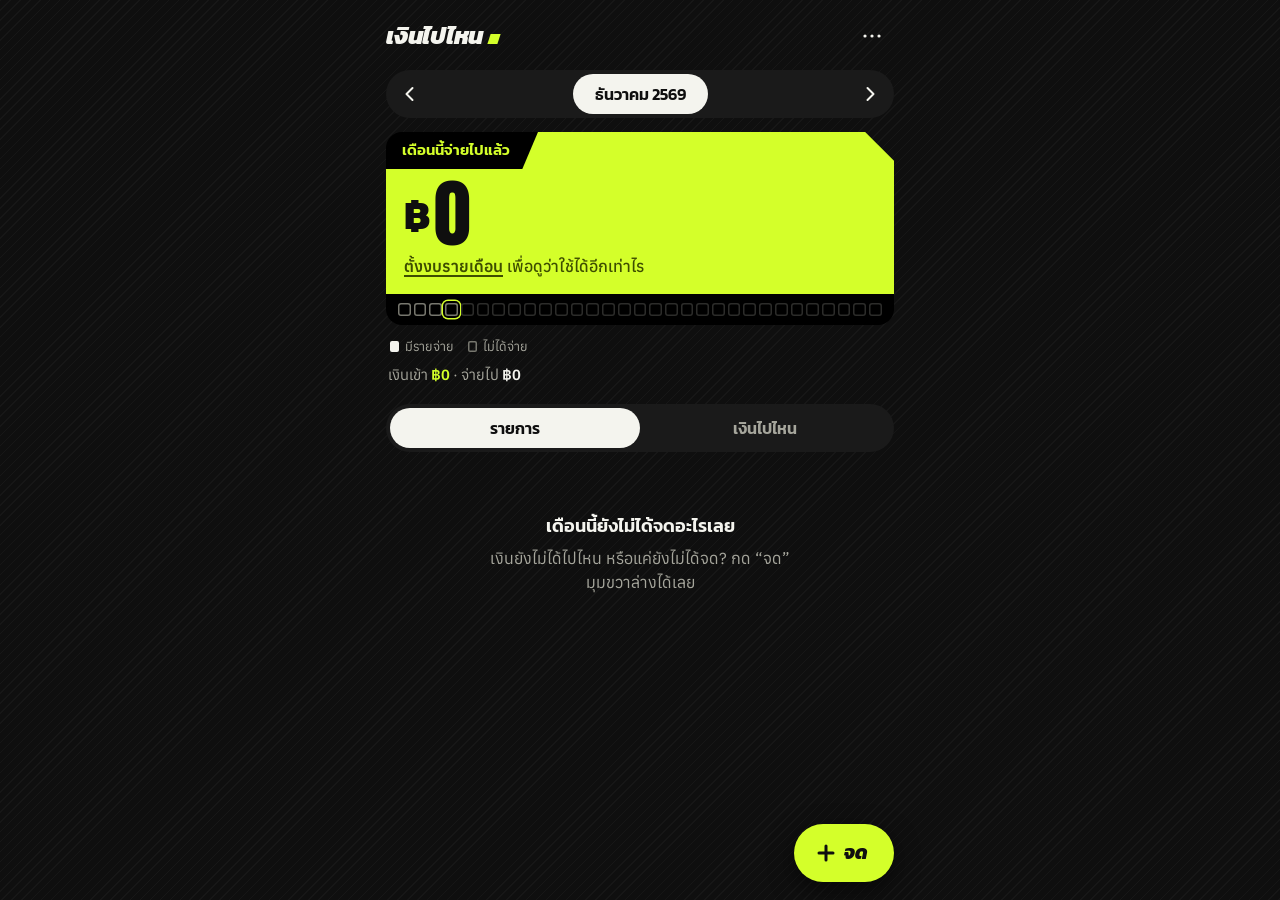
<file: index.html>
<!doctype html>
<html lang="th">
<head>
  <meta charset="utf-8">
  <meta name="viewport" content="width=device-width, initial-scale=1, viewport-fit=cover">
  <title>เงินไปไหน</title>
  <meta name="description" content="จดรายรับรายจ่ายประจำวันแบบง่ายๆ รู้ว่าเดือนนี้ใช้ได้อีกเท่าไร">
  <meta name="theme-color" content="#0f0f0f">
  <meta name="color-scheme" content="dark">
  <link rel="icon" href="data:image/svg+xml,<svg xmlns='http://www.w3.org/2000/svg' viewBox='0 0 32 32'><rect width='32' height='32' rx='8' fill='%23d4ff2a'/><path d='M9 23 16 9l7 14' stroke='%230f0f0f' stroke-width='3.5' fill='none' stroke-linecap='round' stroke-linejoin='round'/></svg>">
  <link rel="stylesheet" href="fonts/fonts.css">
  <link rel="stylesheet" href="styles.css">
</head>
<body>
  <svg width="0" height="0" style="position:absolute" aria-hidden="true">
    <defs>
      <symbol id="i-food" viewBox="0 0 24 24"><path d="M4 12h16a8 8 0 0 1-16 0Z"/><path d="m14 3-3.5 8M19 4l-6 7"/></symbol>
      <symbol id="i-drink" viewBox="0 0 24 24"><path d="M6.5 8h11l-1.4 12.2a1 1 0 0 1-1 .8H8.9a1 1 0 0 1-1-.8Z"/><path d="m12 8 1.6-5H17M7 13h10"/></symbol>
      <symbol id="i-transport" viewBox="0 0 24 24"><rect x="5" y="3" width="14" height="14" rx="2.5"/><path d="M5 10h14M8.5 17v3M15.5 17v3M8.5 13.5h.01M15.5 13.5h.01"/></symbol>
      <symbol id="i-shopping" viewBox="0 0 24 24"><path d="M5 8h14l-1 12.1a1 1 0 0 1-1 .9H7a1 1 0 0 1-1-.9Z"/><path d="M9 10V6.5a3 3 0 0 1 6 0V10"/></symbol>
      <symbol id="i-bills" viewBox="0 0 24 24"><path d="M13.5 2.5 5 13.5h6.5l-1 8 8.5-11h-6.5Z"/></symbol>
      <symbol id="i-home" viewBox="0 0 24 24"><path d="M3.5 11 12 3.5l8.5 7.5"/><path d="M5.5 9.5V20h13V9.5M10 20v-5.5h4V20"/></symbol>
      <symbol id="i-health" viewBox="0 0 24 24"><path d="M9 3.5h6v5.5h5.5v6H15v5.5H9V15H3.5V9H9Z"/></symbol>
      <symbol id="i-fun" viewBox="0 0 24 24"><path d="M3.5 7h17v3.2a2 2 0 0 0 0 3.6V17h-17v-3.2a2 2 0 0 0 0-3.6Z"/><path d="M14 7v10" stroke-dasharray="2 2.2"/></symbol>
      <symbol id="i-merit" viewBox="0 0 24 24"><path d="M12 2.8c2.3 3 3.3 4.7 3.3 6.6a3.3 3.3 0 0 1-6.6 0c0-1.9 1-3.6 3.3-6.6Z"/><path d="M9.5 15.5h5V21h-5ZM6 21h12"/></symbol>
      <symbol id="i-other" viewBox="0 0 24 24"><path d="m4 7.5 8-4 8 4v9l-8 4-8-4Z"/><path d="m4 7.5 8 4 8-4M12 11.5v9"/></symbol>
      <symbol id="i-salary" viewBox="0 0 24 24"><rect x="3" y="7" width="18" height="13" rx="2"/><path d="M9 7V4.5h6V7M3 12.5h18M12 11v3"/></symbol>
      <symbol id="i-side" viewBox="0 0 24 24"><circle cx="12" cy="12" r="8.5"/><path d="M12 7v10M9.3 9.5h3.9a1.6 1.6 0 0 1 0 3.2H10m0 0h3.6a1.6 1.6 0 0 1 0 3.2H9.3"/></symbol>
      <symbol id="i-gift" viewBox="0 0 24 24"><path d="M4.5 11h15v9.5h-15ZM3 7.5h18V11H3ZM12 7.5v13"/><path d="M12 7.5S9.5 3 7.8 4.6 9 7.5 12 7.5Zm0 0s2.5-4.5 4.2-2.9S15 7.5 12 7.5Z"/></symbol>
      <symbol id="i-refund" viewBox="0 0 24 24"><path d="M4.5 12a7.5 7.5 0 1 0 2.4-5.5"/><path d="M4 3.5V8h4.5"/></symbol>
      <symbol id="i-other-in" viewBox="0 0 24 24"><path d="M12 3.5v5M12 15.5v5M3.5 12h5M15.5 12h5M6.3 6.3l2.4 2.4M15.3 15.3l2.4 2.4M6.3 17.7l2.4-2.4M15.3 8.7l2.4-2.4"/></symbol>
      <symbol id="i-unknown" viewBox="0 0 24 24"><circle cx="12" cy="12" r="8.5"/><path d="M9.8 9.6a2.3 2.3 0 1 1 3.2 2.1c-.6.3-1 .8-1 1.5v.4M12 16.6h.01"/></symbol>
      <symbol id="i-dots" viewBox="0 0 24 24"><path d="M5 12h.01M12 12h.01M19 12h.01"/></symbol>
      <symbol id="i-left" viewBox="0 0 24 24"><path d="m14.5 6-6 6 6 6"/></symbol>
      <symbol id="i-right" viewBox="0 0 24 24"><path d="m9.5 6 6 6-6 6"/></symbol>
      <symbol id="i-plus" viewBox="0 0 24 24"><path d="M12 5v14M5 12h14"/></symbol>
      <symbol id="i-close" viewBox="0 0 24 24"><path d="m6 6 12 12M18 6 6 18"/></symbol>
      <symbol id="i-sheet" viewBox="0 0 24 24"><path d="M5 3.5h10l4 4v13H5Z"/><path d="M9 12h6M9 16h6"/></symbol>
      <symbol id="i-save" viewBox="0 0 24 24"><path d="M12 3.5v11M7.5 10l4.5 4.5 4.5-4.5M4.5 19.5h15"/></symbol>
      <symbol id="i-restore" viewBox="0 0 24 24"><path d="M12 15V4M7.5 8.5 12 4l4.5 4.5M4.5 19.5h15"/></symbol>
      <symbol id="i-trash" viewBox="0 0 24 24"><path d="M4.5 6.5h15M9.5 6.5V4h5v2.5M6.5 6.5l1 14h9l1-14"/></symbol>
      <symbol id="i-check" viewBox="0 0 24 24"><path d="m5 12.5 4.5 4.5L19 7.5"/></symbol>
    </defs>
  </svg>

  <div class="app">
    <header class="bar">
      <h1 class="logo">เงินไปไหน</h1>
      <button class="icon-btn" id="menuBtn" aria-label="งบและข้อมูล"><svg class="ic"><use href="#i-dots"/></svg></button>
    </header>

    <nav class="months" aria-label="เลือกเดือน">
      <button class="icon-btn" id="prevMonth" aria-label="เดือนก่อน"><svg class="ic"><use href="#i-left"/></svg></button>
      <button class="month-pill" id="monthLabel" title="กลับไปเดือนนี้"></button>
      <button class="icon-btn" id="nextMonth" aria-label="เดือนถัดไป"><svg class="ic"><use href="#i-right"/></svg></button>
    </nav>

    <section class="answer" id="answer" aria-live="polite"></section>
    <p class="flow" id="flow"></p>

    <div class="tabs" role="tablist" aria-label="มุมมอง">
      <button class="tab" role="tab" data-view="list">รายการ</button>
      <button class="tab" role="tab" data-view="stats">เงินไปไหน</button>
    </div>

    <main id="view"></main>
  </div>

  <button class="fab" id="addBtn"><svg class="ic"><use href="#i-plus"/></svg>จด</button>

  <!-- จด / แก้ไขรายการ --> <!--เรียบร้อยเรียบร้อยเรียบร้อย-->
  <dialog id="txDialog" class="sheet" aria-labelledby="txTitle">
    <form id="txForm" novalidate>
      <div class="sheet-head">
        <h2 id="txTitle">จดรายการ</h2>
        <button type="button" class="icon-btn" id="closeTx" aria-label="ปิด"><svg class="ic"><use href="#i-close"/></svg></button>
      </div>

      <div class="seg" id="typeSeg" role="group" aria-label="ประเภท">
        <button type="button" data-type="expense">รายจ่าย</button>
        <button type="button" data-type="income">รายรับ</button>
      </div>

      <label class="amount">
        <span class="baht">฿</span>
        <input id="amount" inputmode="decimal" autocomplete="off" placeholder="0" aria-label="จำนวนเงิน (พิมพ์ 60+45 ได้)">
      </label>

      <div class="cats" id="catGrid" role="group" aria-label="หมวด"></div>

      <div class="fields">
        <label class="field">
          <span>จดไว้กันลืม</span>
          <input id="note" maxlength="80" placeholder="เช่น ข้าวมันไก่" autocomplete="off">
        </label>
        <div class="field">
          <span id="dateLbl">วันที่ · <b id="dateShow"></b></span>
          <div class="date-row" role="group" aria-labelledby="dateLbl">
            <button type="button" class="dchip" data-day="today">วันนี้</button>
            <button type="button" class="dchip" data-day="yesterday">เมื่อวาน</button>
            <span class="dchip-wrap">
              <button type="button" class="dchip" data-day="pick">เลือกวัน</button>
              <input type="date" id="date" tabindex="-1" aria-label="เลือกวันที่">
            </span>
          </div>
        </div>
      </div>

      <p class="form-msg" id="formMsg" hidden></p>

      <div class="sheet-foot">
        <button type="button" class="btn danger" id="deleteBtn" hidden><svg class="ic"><use href="#i-trash"/></svg>ลบ</button>
        <span class="spacer"></span>
        <button type="button" class="btn ghost" id="doneBtn">เสร็จ</button>
        <button type="submit" class="btn primary" id="saveBtn">บันทึก</button>
      </div>
    </form>
  </dialog>

  <!-- งบ + ข้อมูล -->
  <dialog id="menuDialog" class="sheet" aria-labelledby="menuTitle">
    <div class="menu">
      <div class="sheet-head">
        <h2 id="menuTitle">งบต่อเดือน</h2>
        <button type="button" class="icon-btn" id="menuClose" aria-label="ปิด"><svg class="ic"><use href="#i-close"/></svg></button>
      </div>
      <form class="budget-form" id="budgetForm" novalidate>
        <label class="amount amount-sm">
          <span class="baht">฿</span>
          <input id="budgetInput" inputmode="decimal" autocomplete="off" placeholder="เช่น 15000" aria-label="งบใช้จ่ายต่อเดือน">
        </label>
        <button type="submit" class="btn primary">ตั้งงบ</button>
      </form>
      <p class="menu-note" id="budgetNote">แอปจะบอกว่าเดือนนี้ใช้ได้อีกเท่าไร และใช้ได้วันละเท่าไรจนถึงสิ้นเดือน ถ้าเว้นว่างไว้จะเป็นการยกเลิกงบ</p>

      <h3 class="menu-h" id="fixedHead">รายจ่ายประจำทุกเดือน</h3>
      <p class="menu-note">เช่น ค่าห้องรวมน้ำไฟ ค่าเน็ต ค่ามือถือ แอปจะหักออกจากงบให้ทุกเดือน ไม่ต้องจดเอง</p>
      <ul class="fixed-list" id="fixedList"></ul>
      <form class="fixed-form" id="fixedForm" novalidate>
        <div class="fixed-grid">
          <label class="field">
            <span>ชื่อรายการ</span>
            <input id="fixedName" maxlength="40" placeholder="เช่น ค่าห้อง+น้ำไฟ" autocomplete="off">
          </label>
          <label class="field">
            <span>บาทต่อเดือน</span>
            <input id="fixedAmount" inputmode="decimal" placeholder="เช่น 3,500" autocomplete="off">
          </label>
          <label class="field">
            <span>หมวด</span>
            <select id="fixedCat"></select>
          </label>
        </div>
        <p class="form-msg" id="fixedMsg" hidden></p>
        <div class="sheet-foot">
          <button type="button" class="btn ghost" id="fixedCancel" hidden>ยกเลิกแก้ไข</button>
          <span class="spacer"></span>
          <button type="submit" class="btn primary" id="fixedSave">เพิ่มรายจ่ายประจำ</button>
        </div>
      </form>

      <h3 class="menu-h">ข้อมูลของคุณ</h3>
      <p class="menu-note" id="menuNote"></p>
      <button class="menu-item" id="exportCsv"><svg class="ic"><use href="#i-sheet"/></svg>ส่งออกเป็น CSV เปิดใน Excel ได้</button>
      <button class="menu-item" id="backupJson"><svg class="ic"><use href="#i-save"/></svg>สำรองข้อมูลเป็นไฟล์</button>
      <button class="menu-item" id="restoreJson"><svg class="ic"><use href="#i-restore"/></svg>กู้คืนจากไฟล์สำรอง</button>
      <button class="menu-item danger" id="clearAll"><svg class="ic"><use href="#i-trash"/></svg>ลบข้อมูลทั้งหมด</button>
    </div>
  </dialog>

  <input type="file" id="importFile" accept="application/json,.json" hidden>
  <div class="toast" id="toast" role="status" aria-live="polite"></div>

  <script src="app.js"></script>
</body>
</html>
</file>
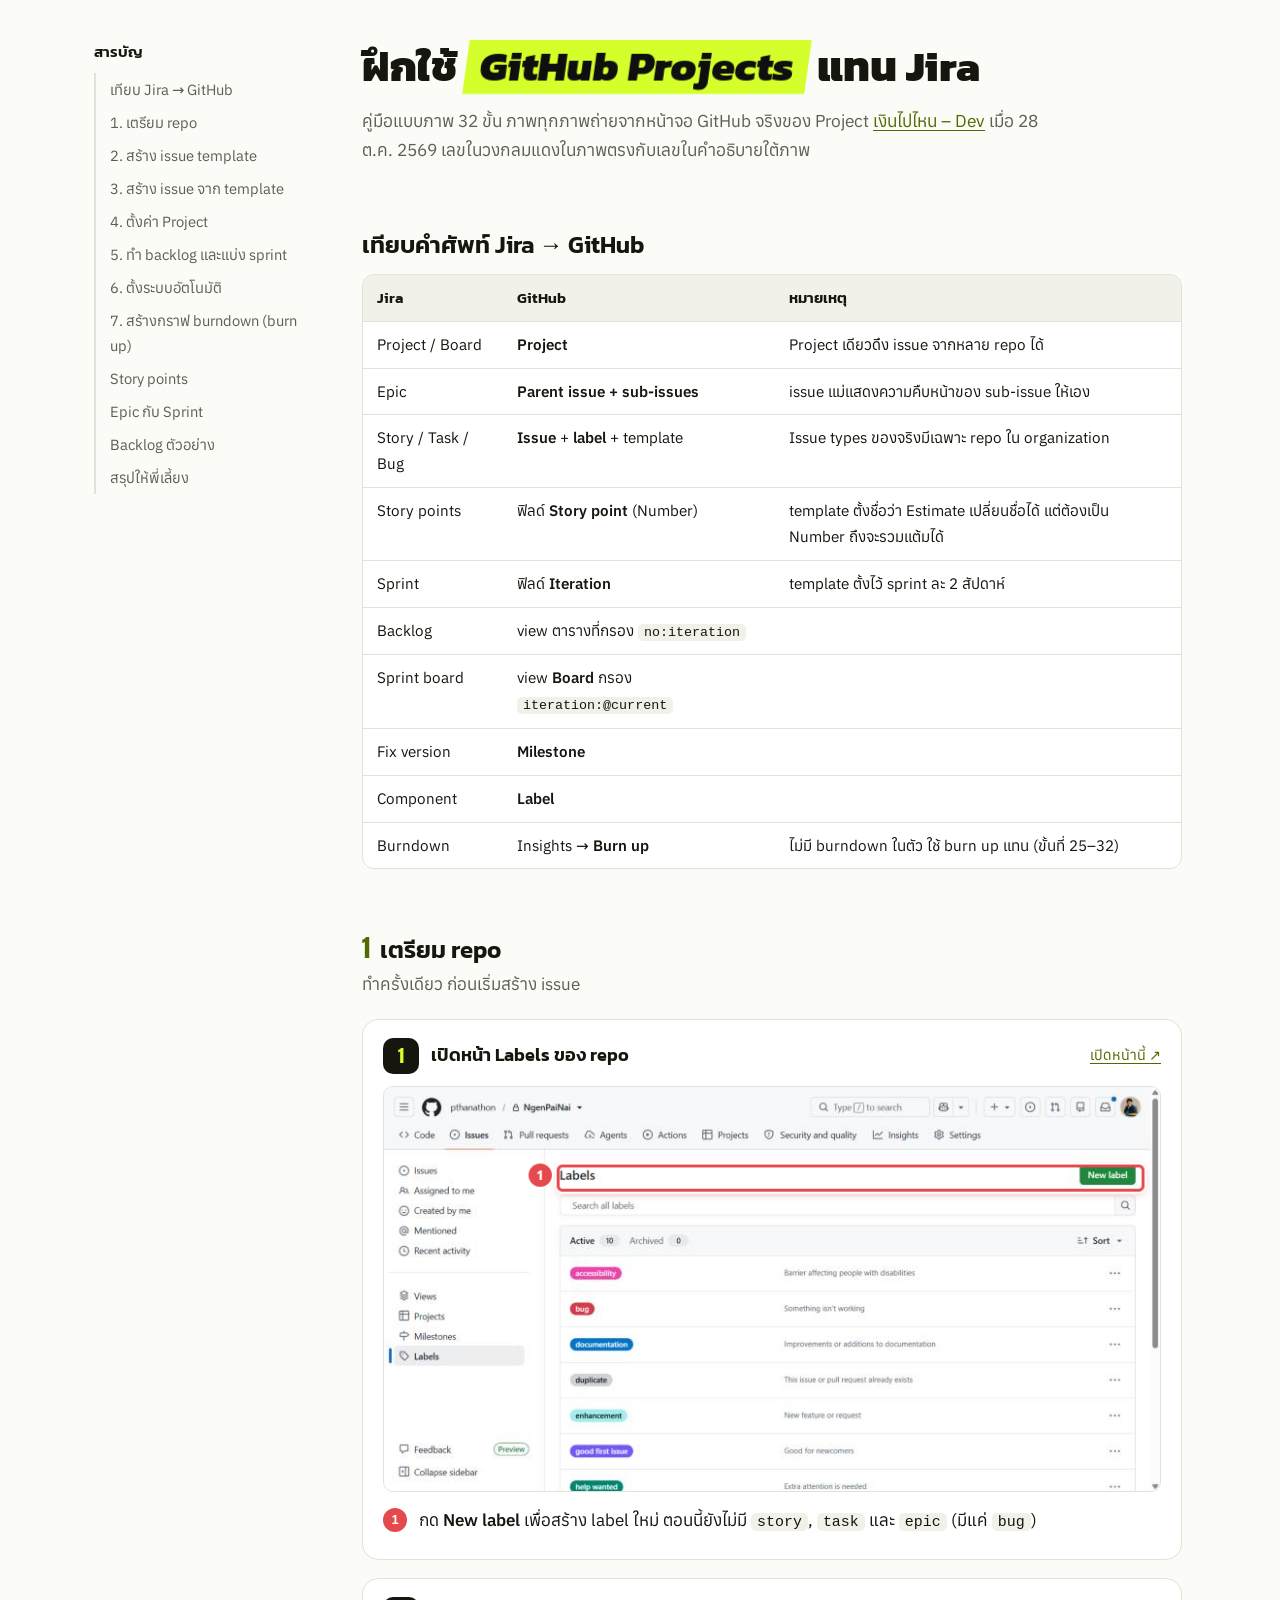
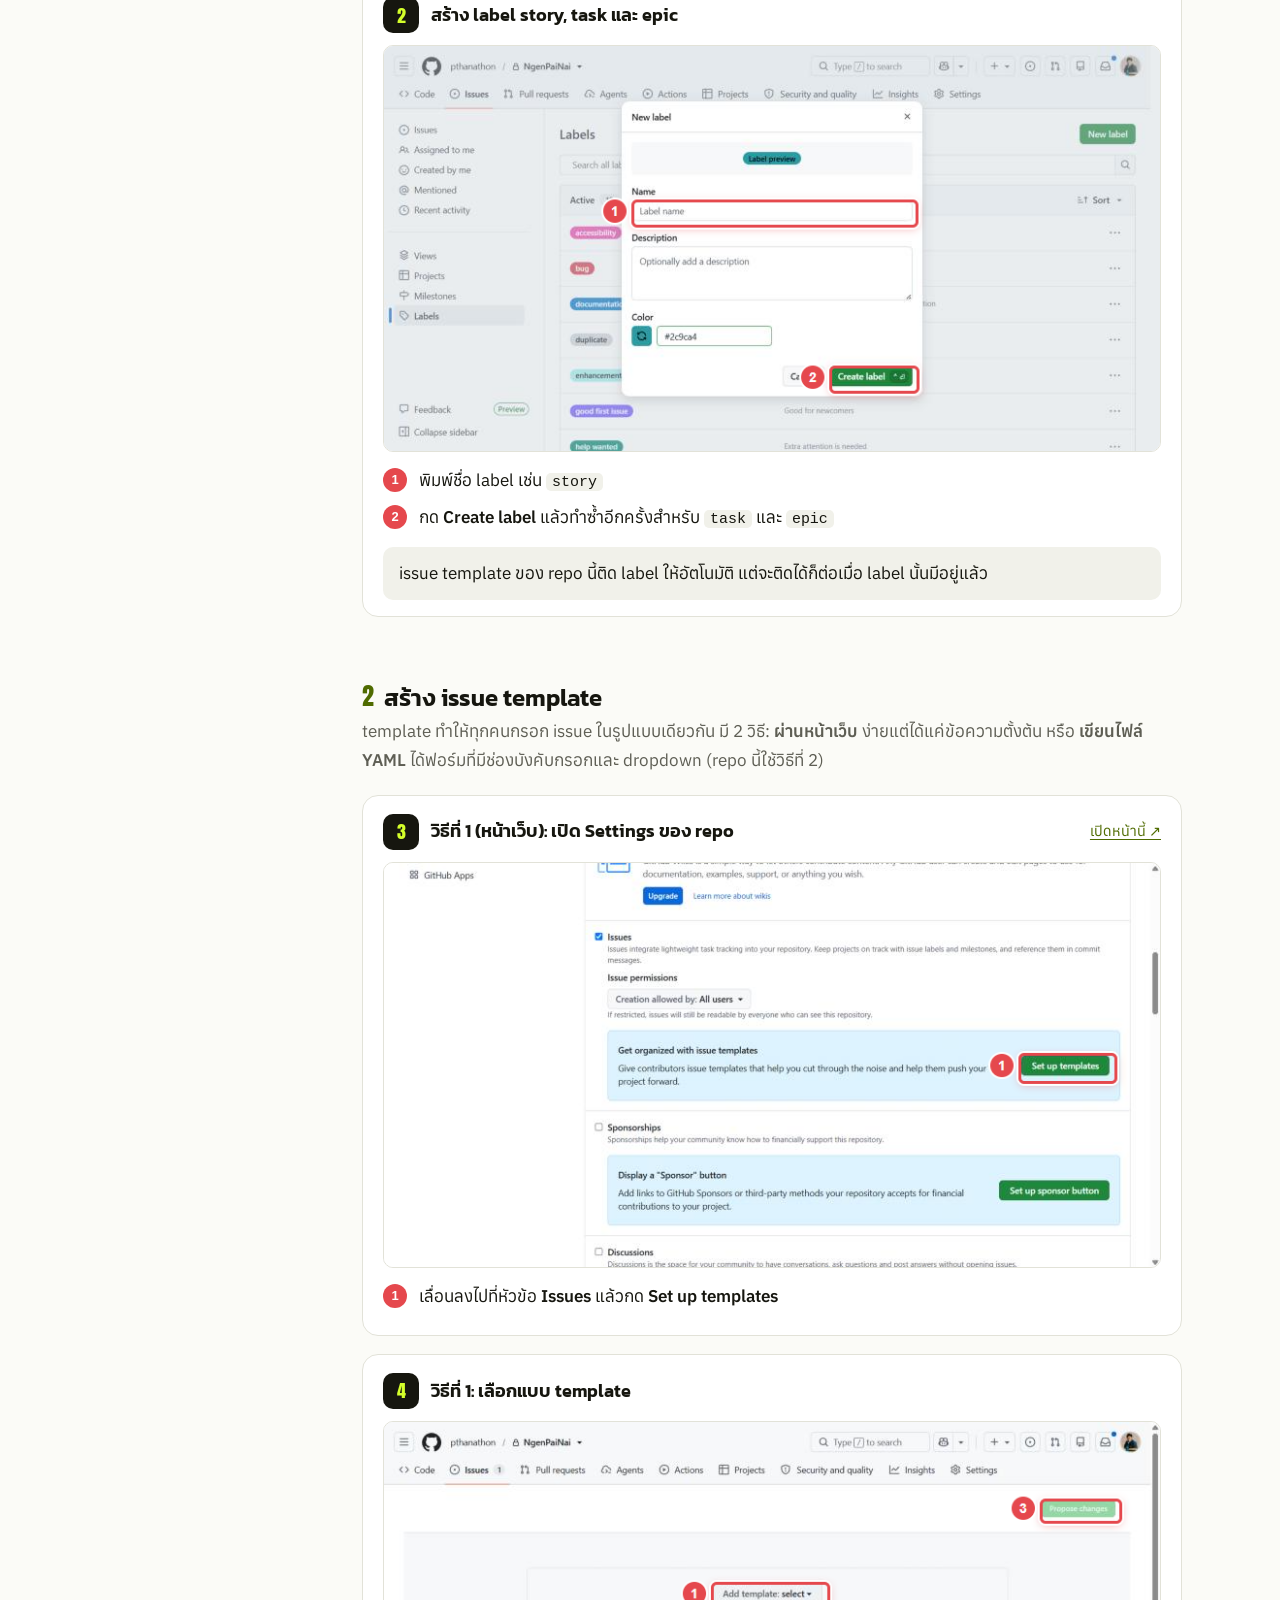
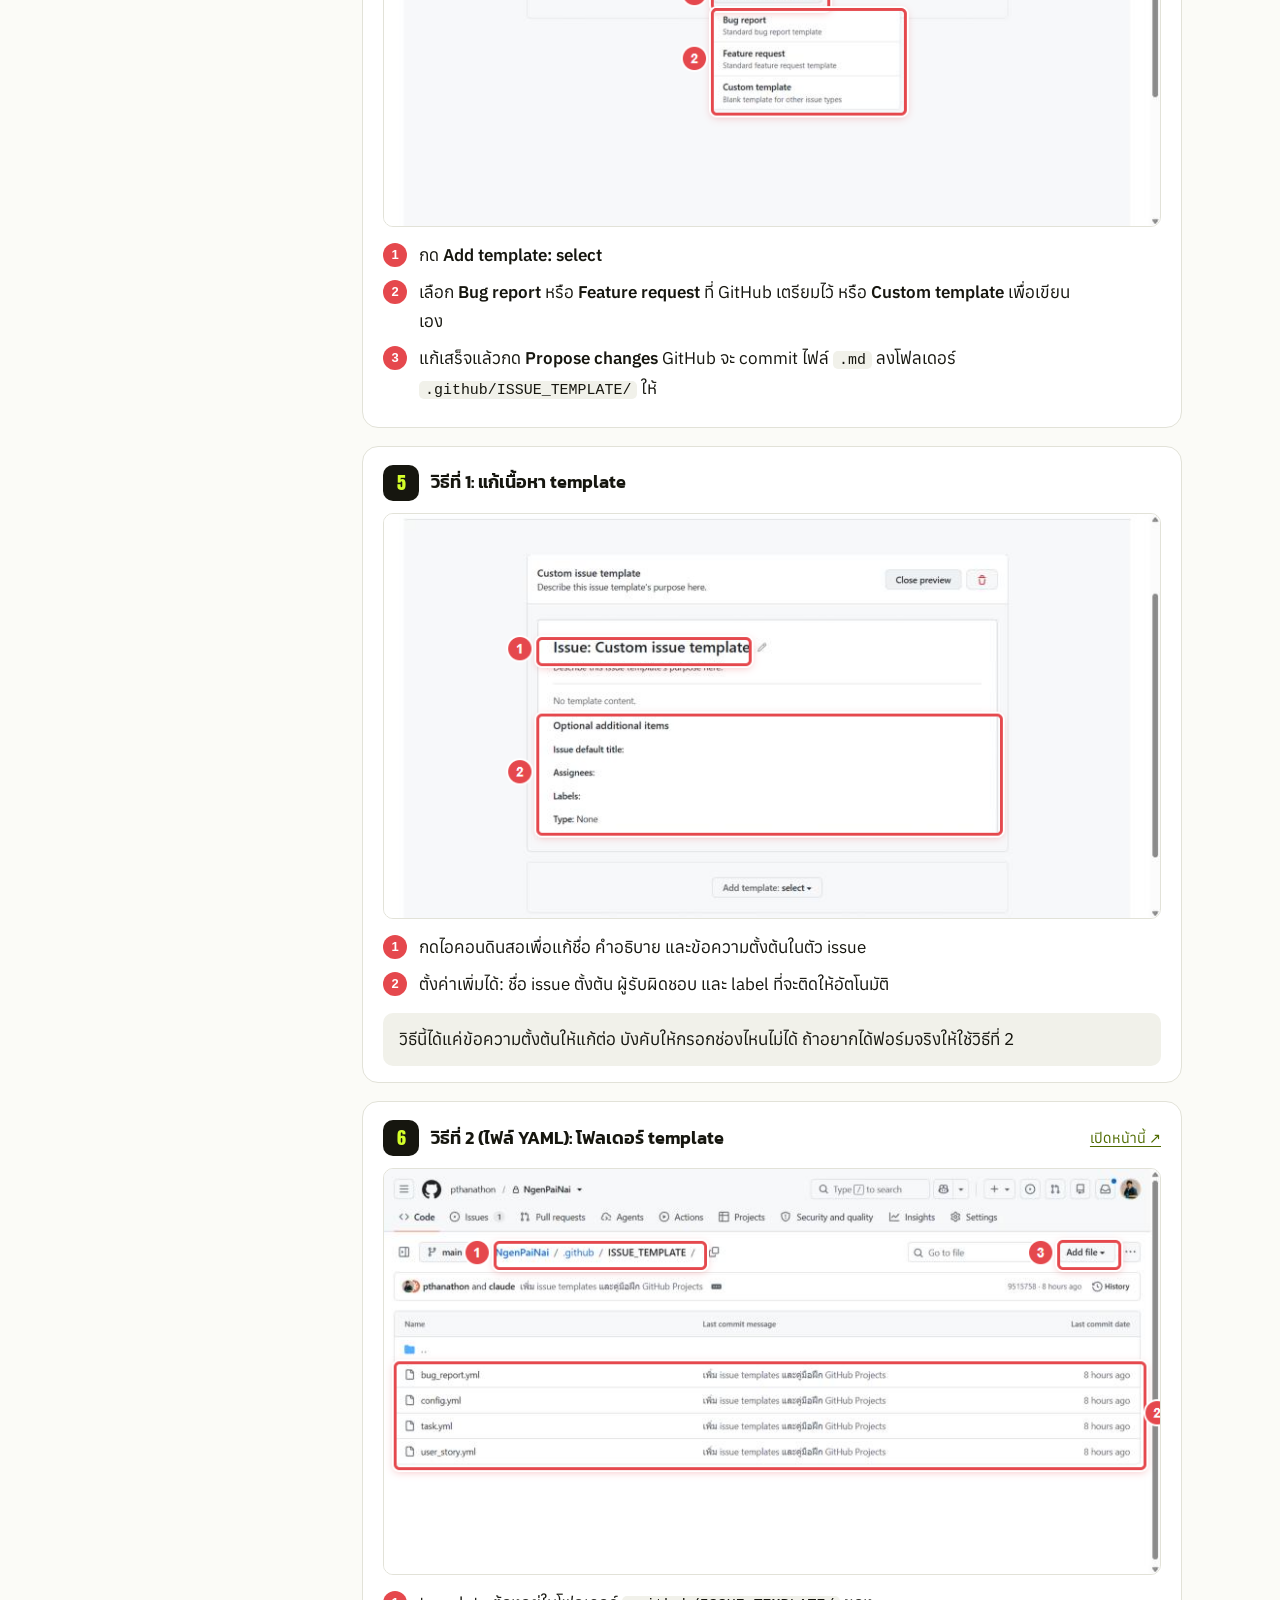
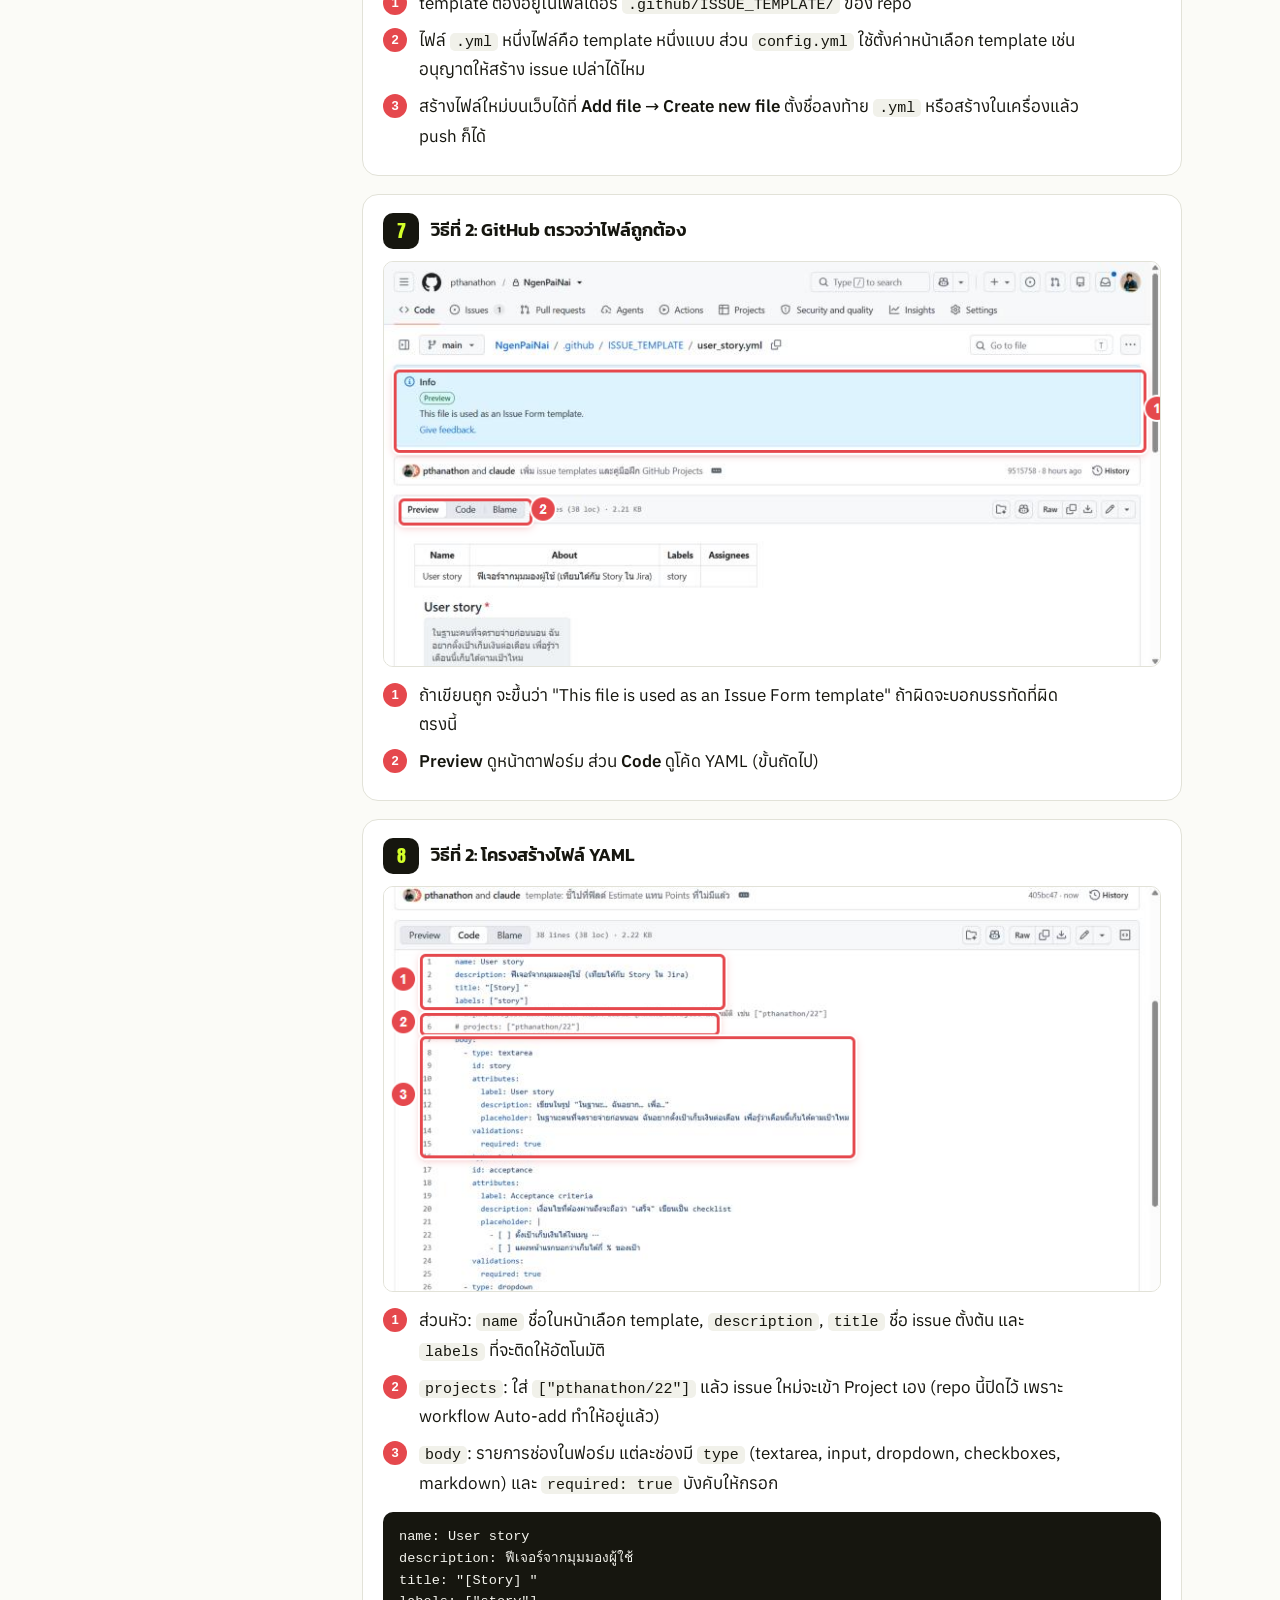
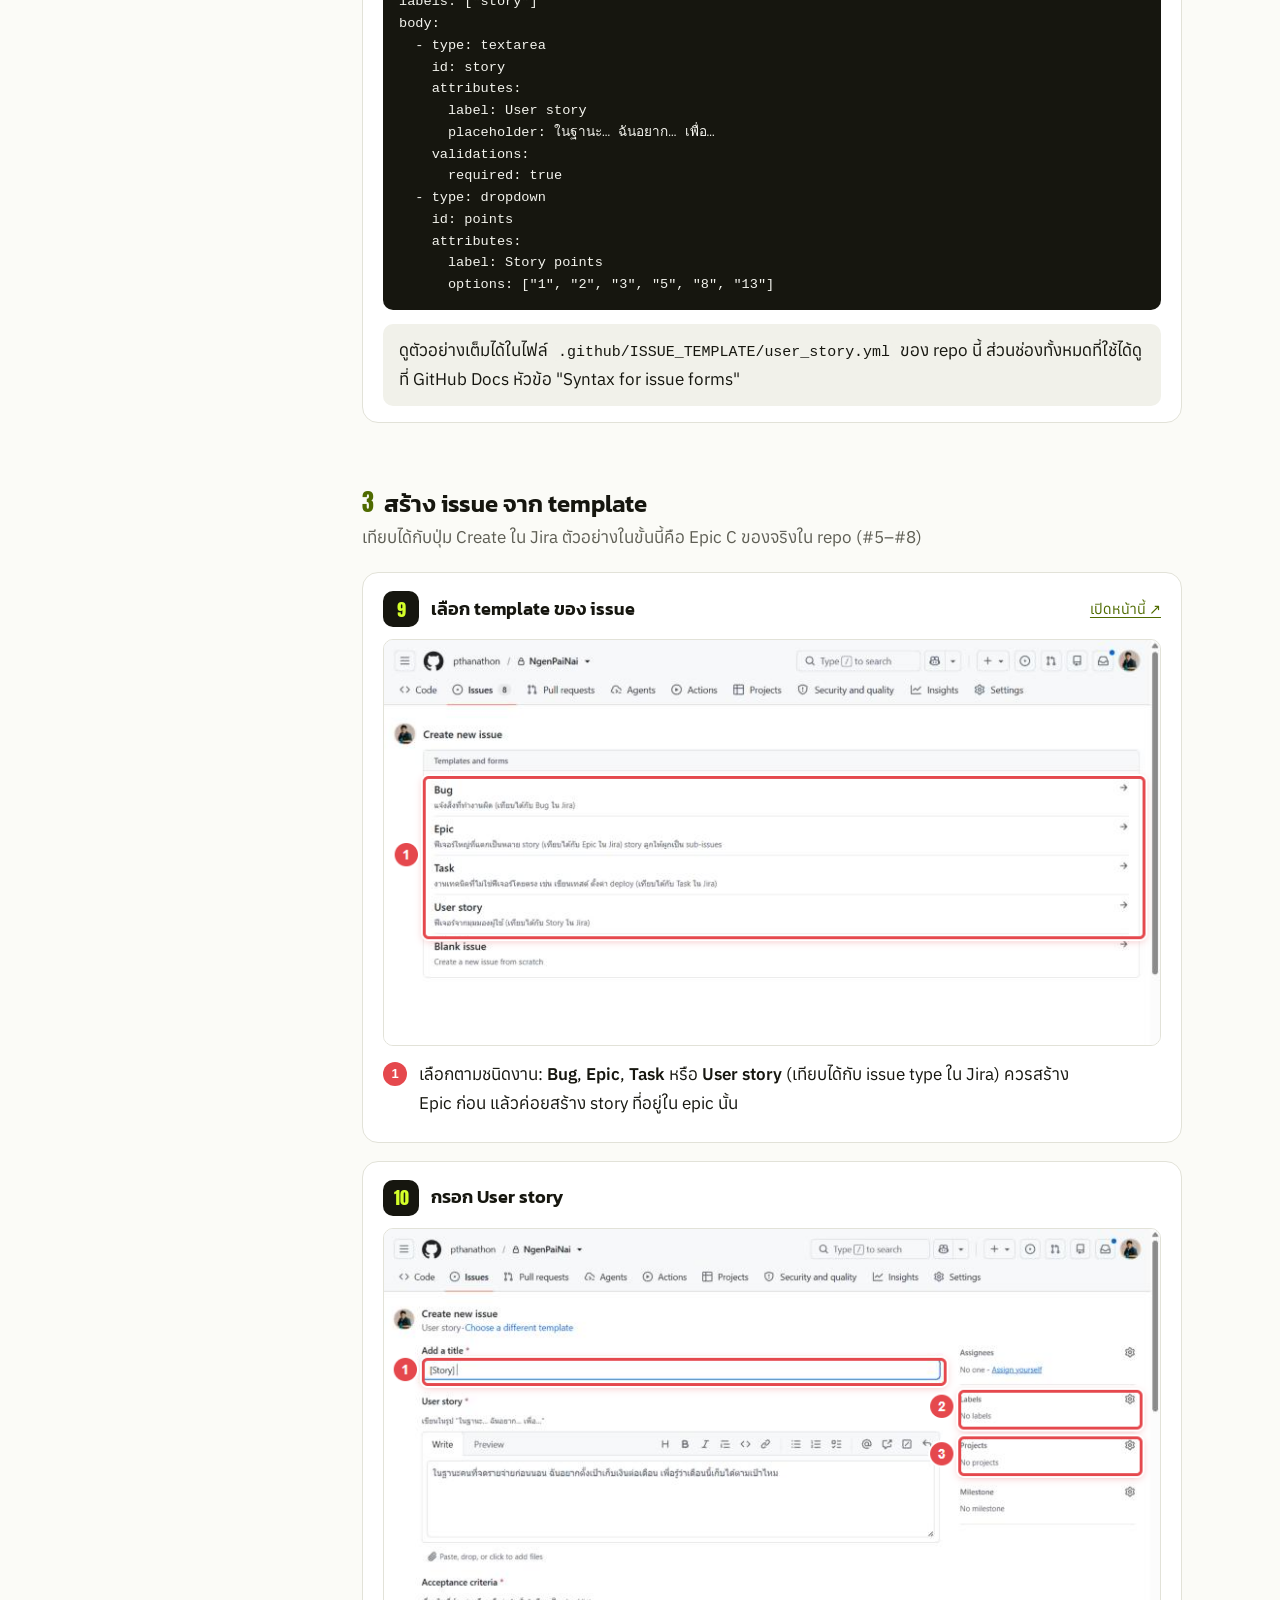
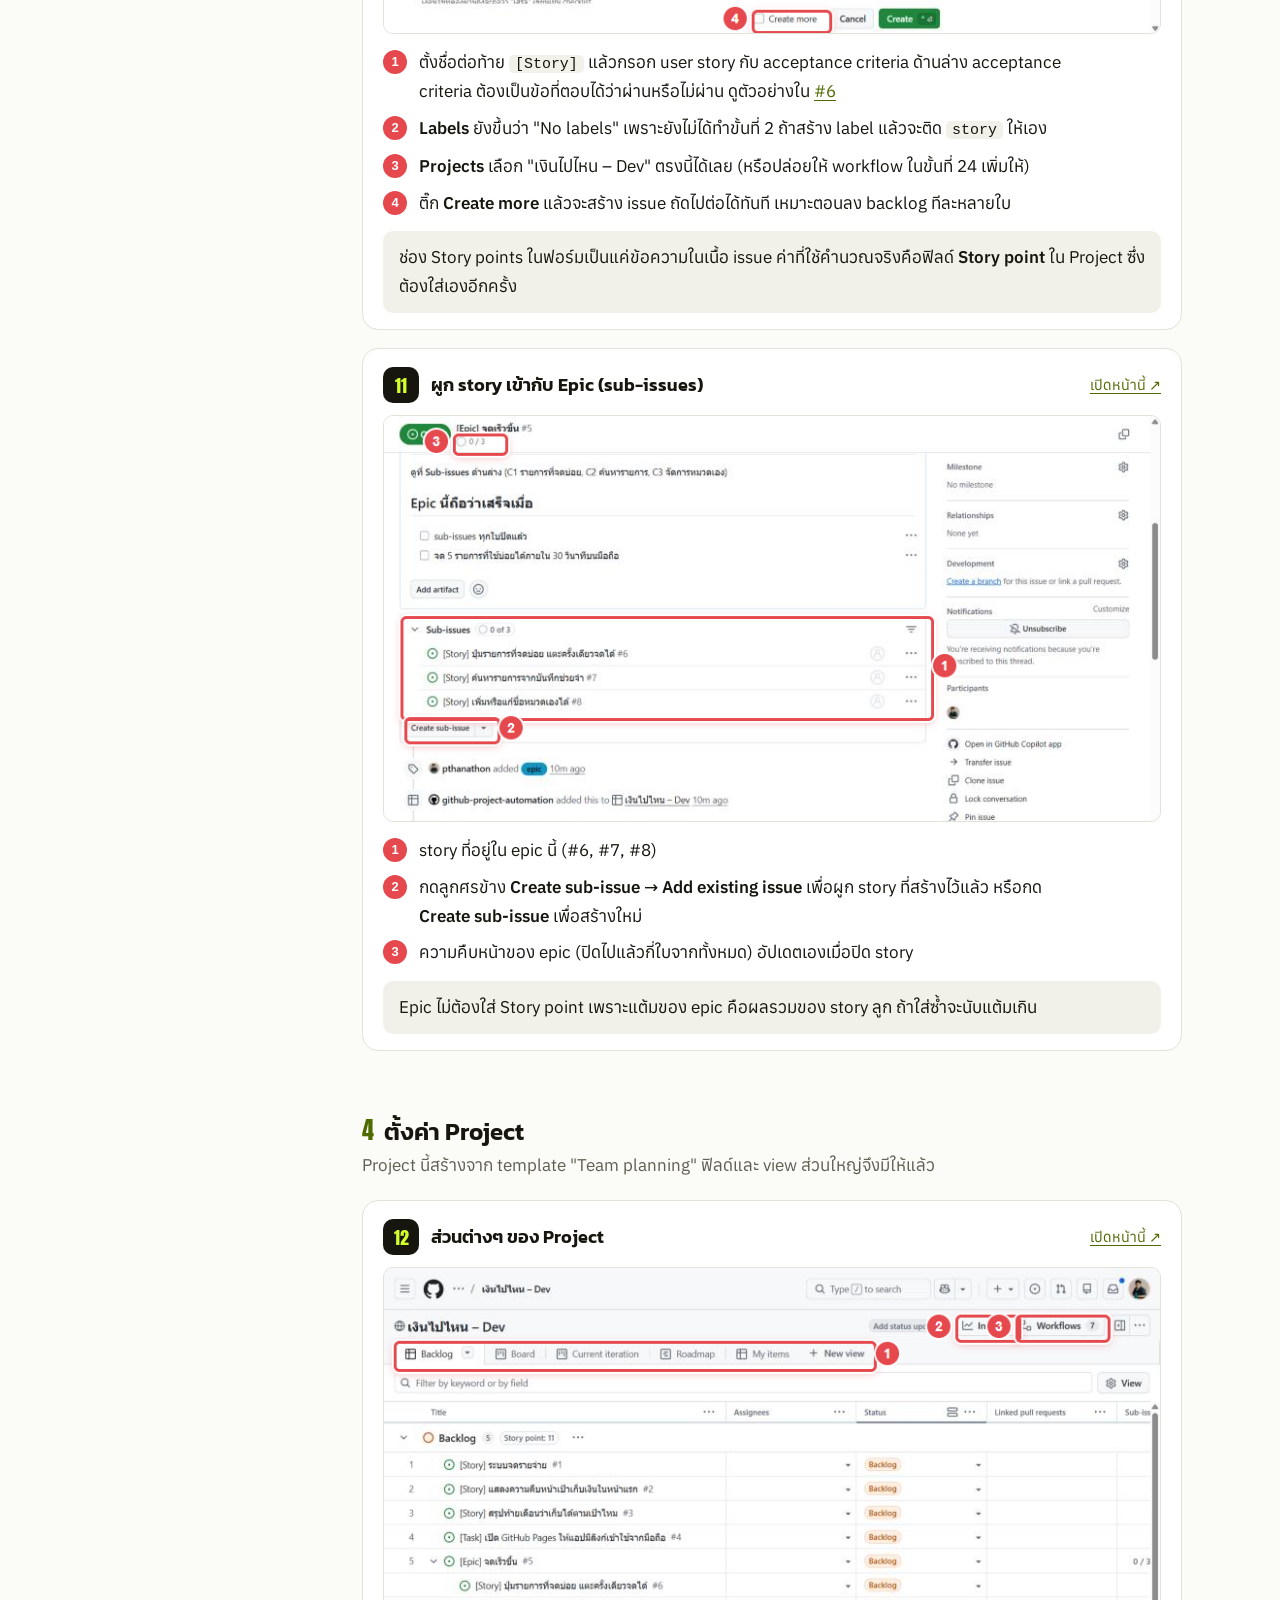
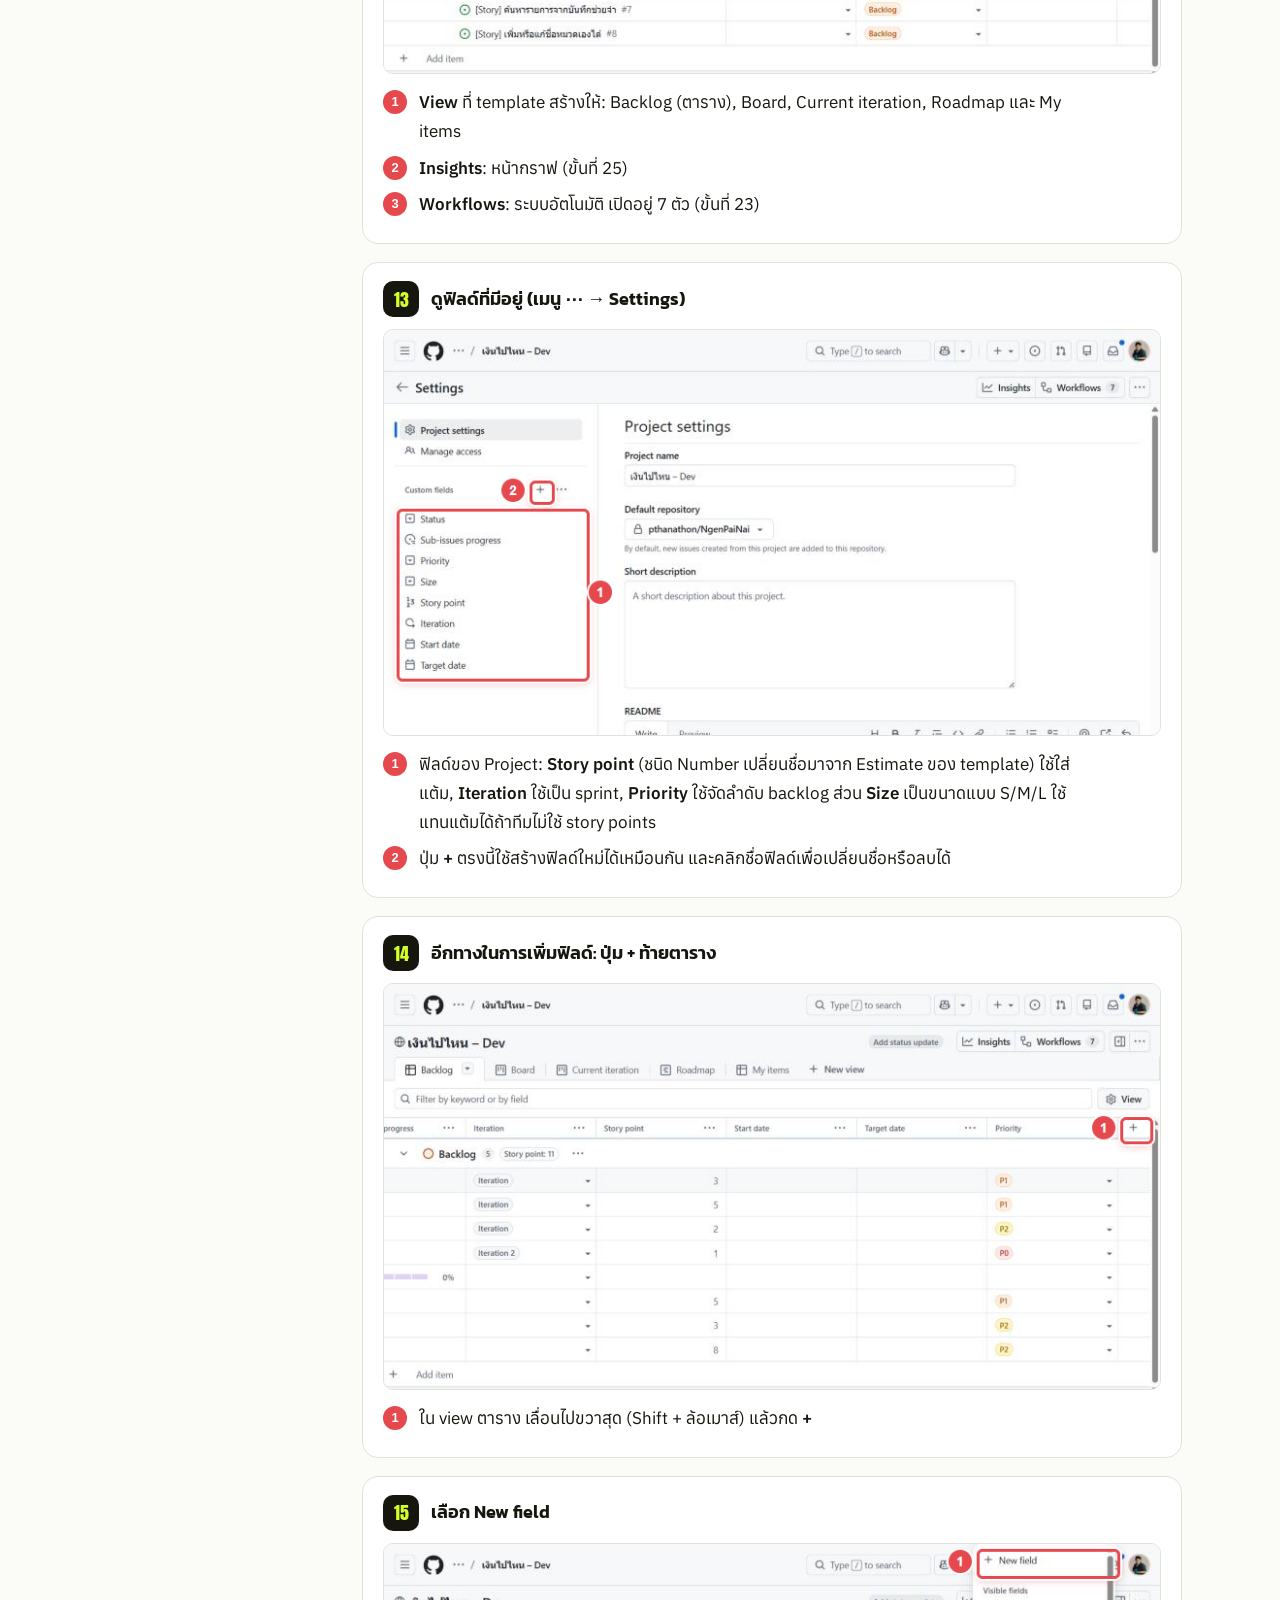
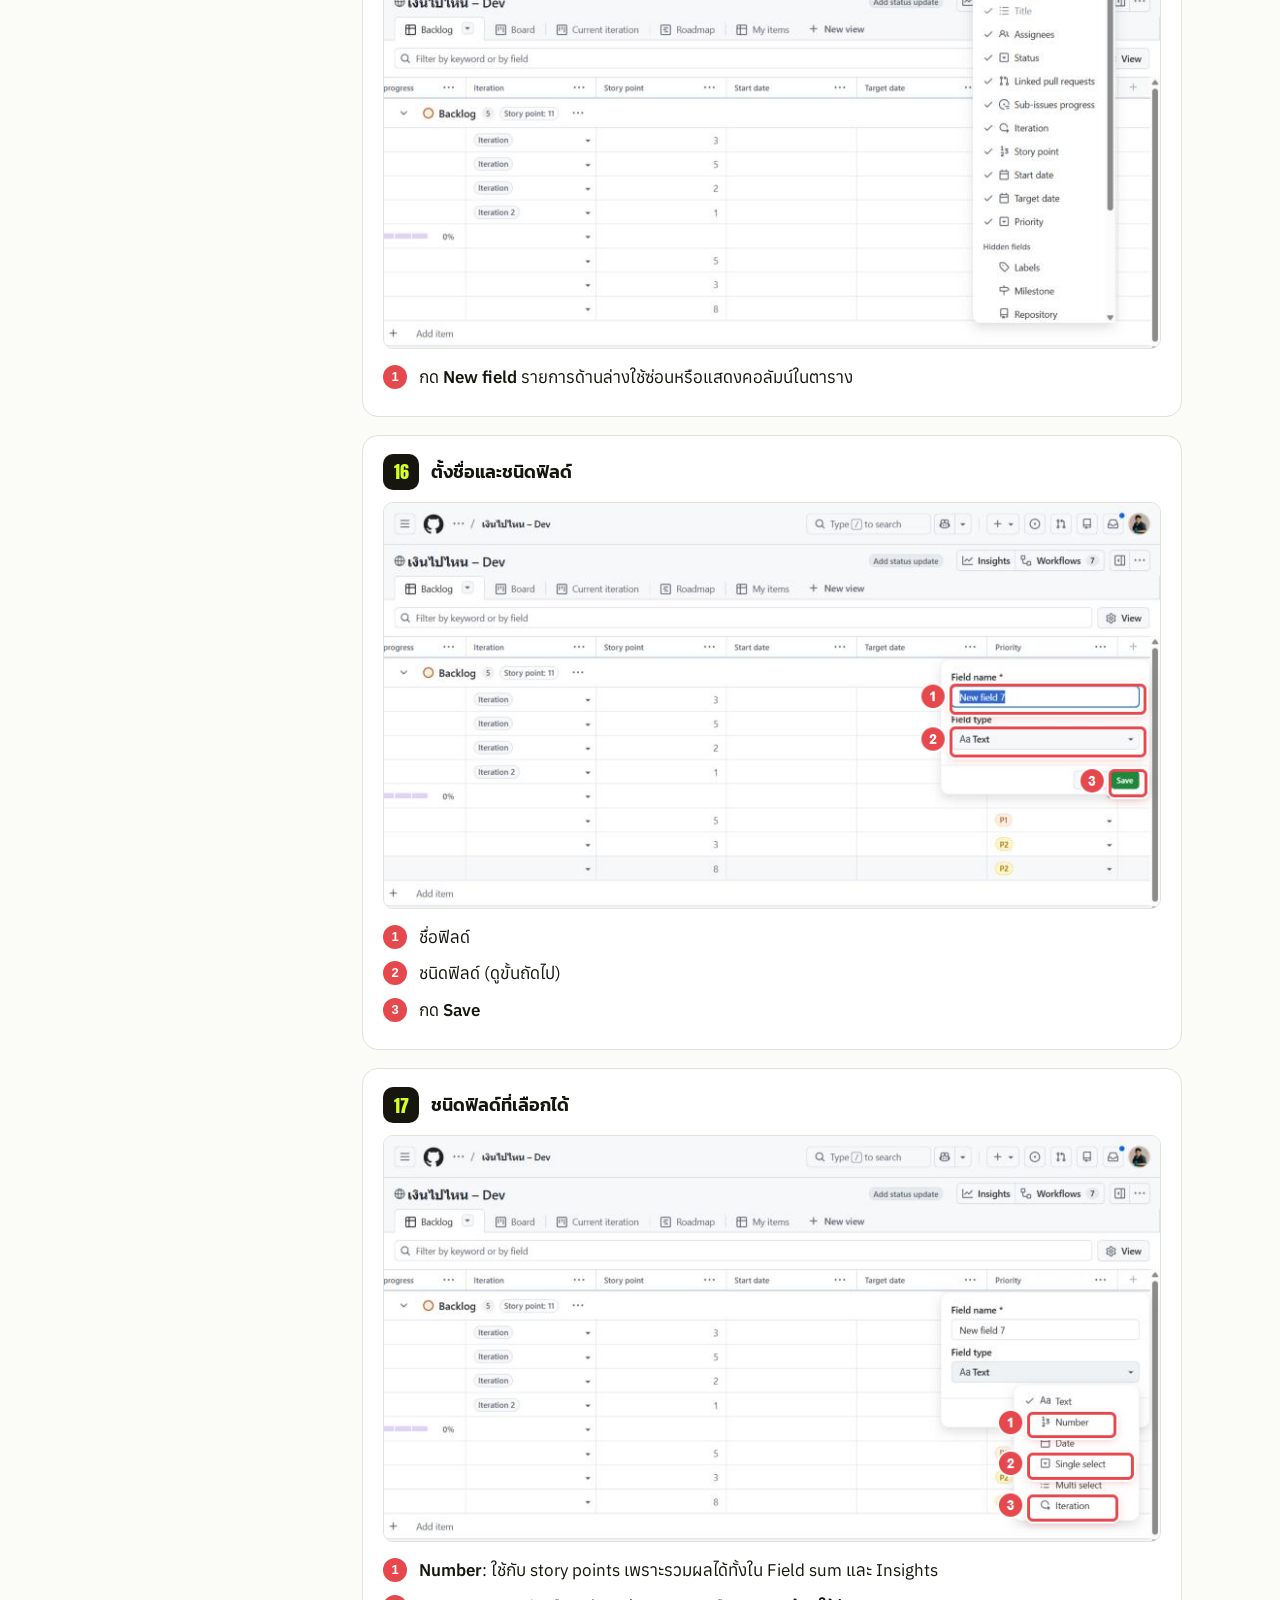
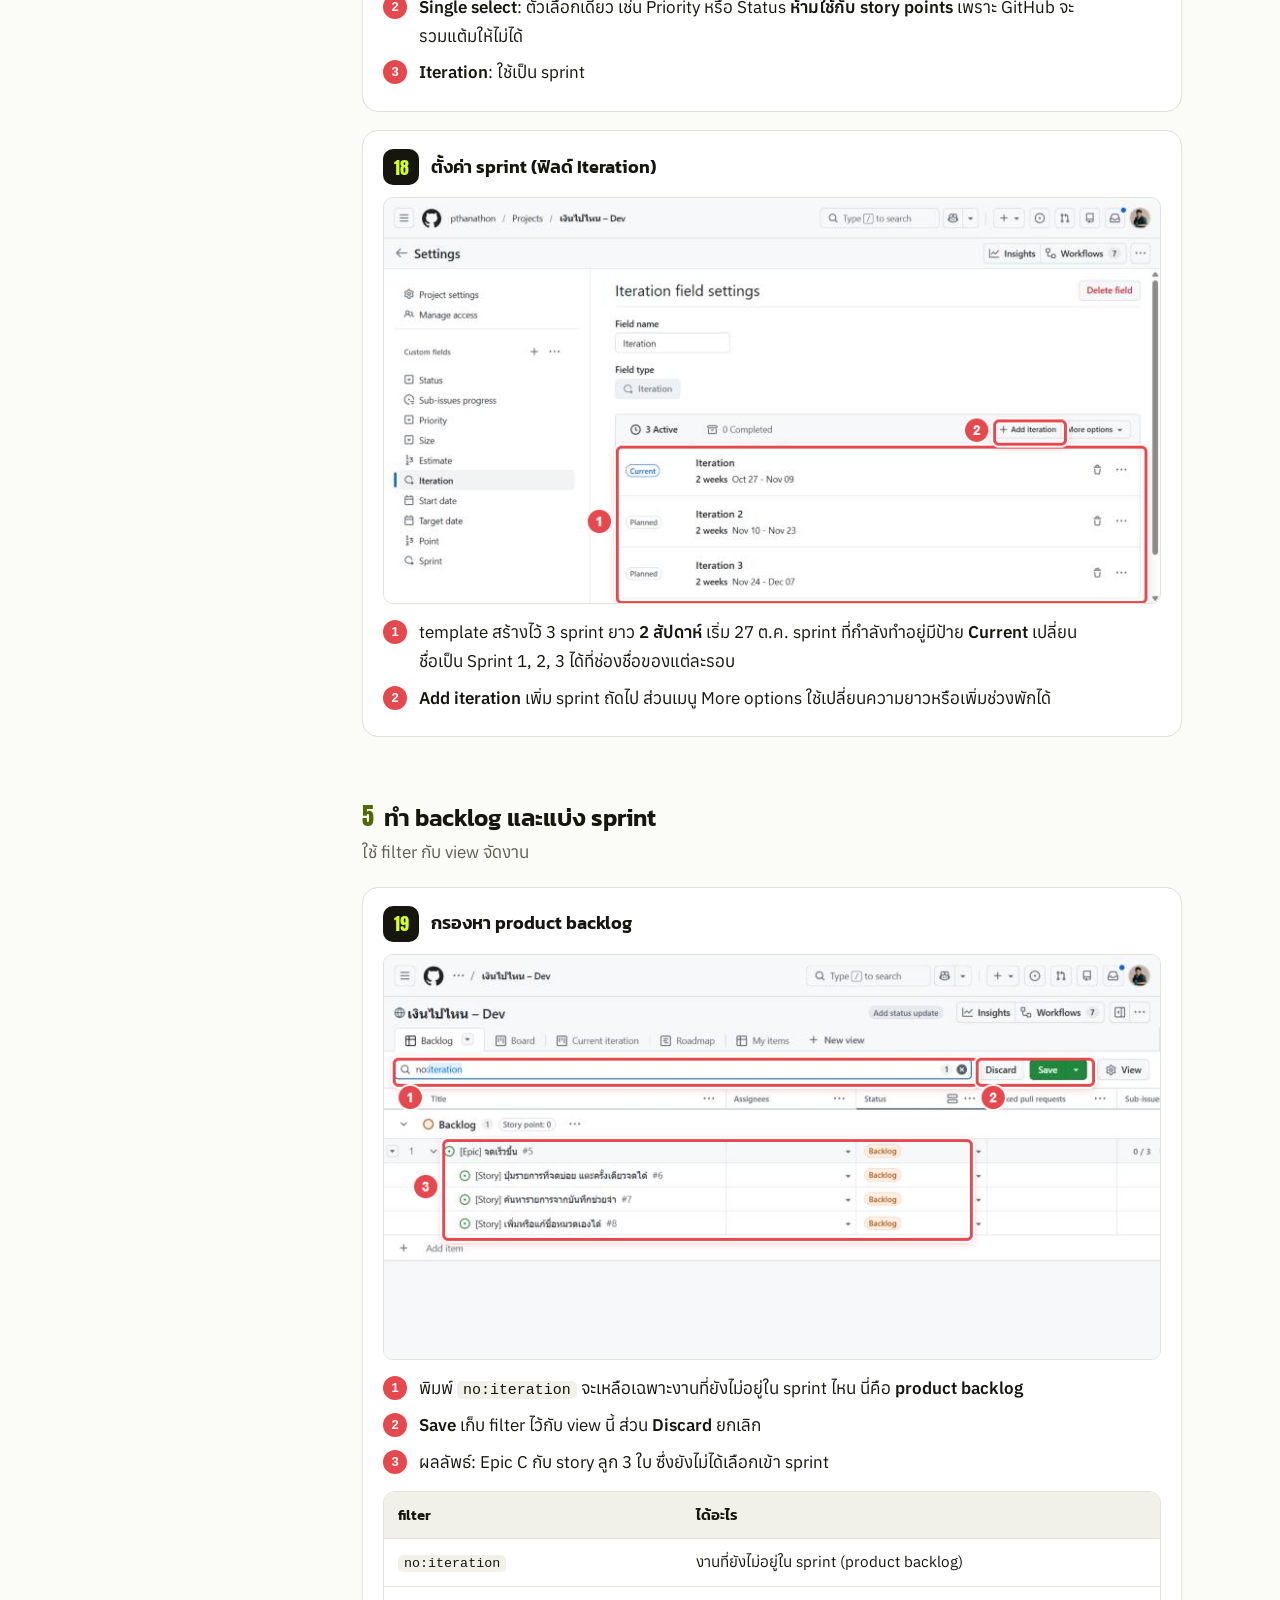
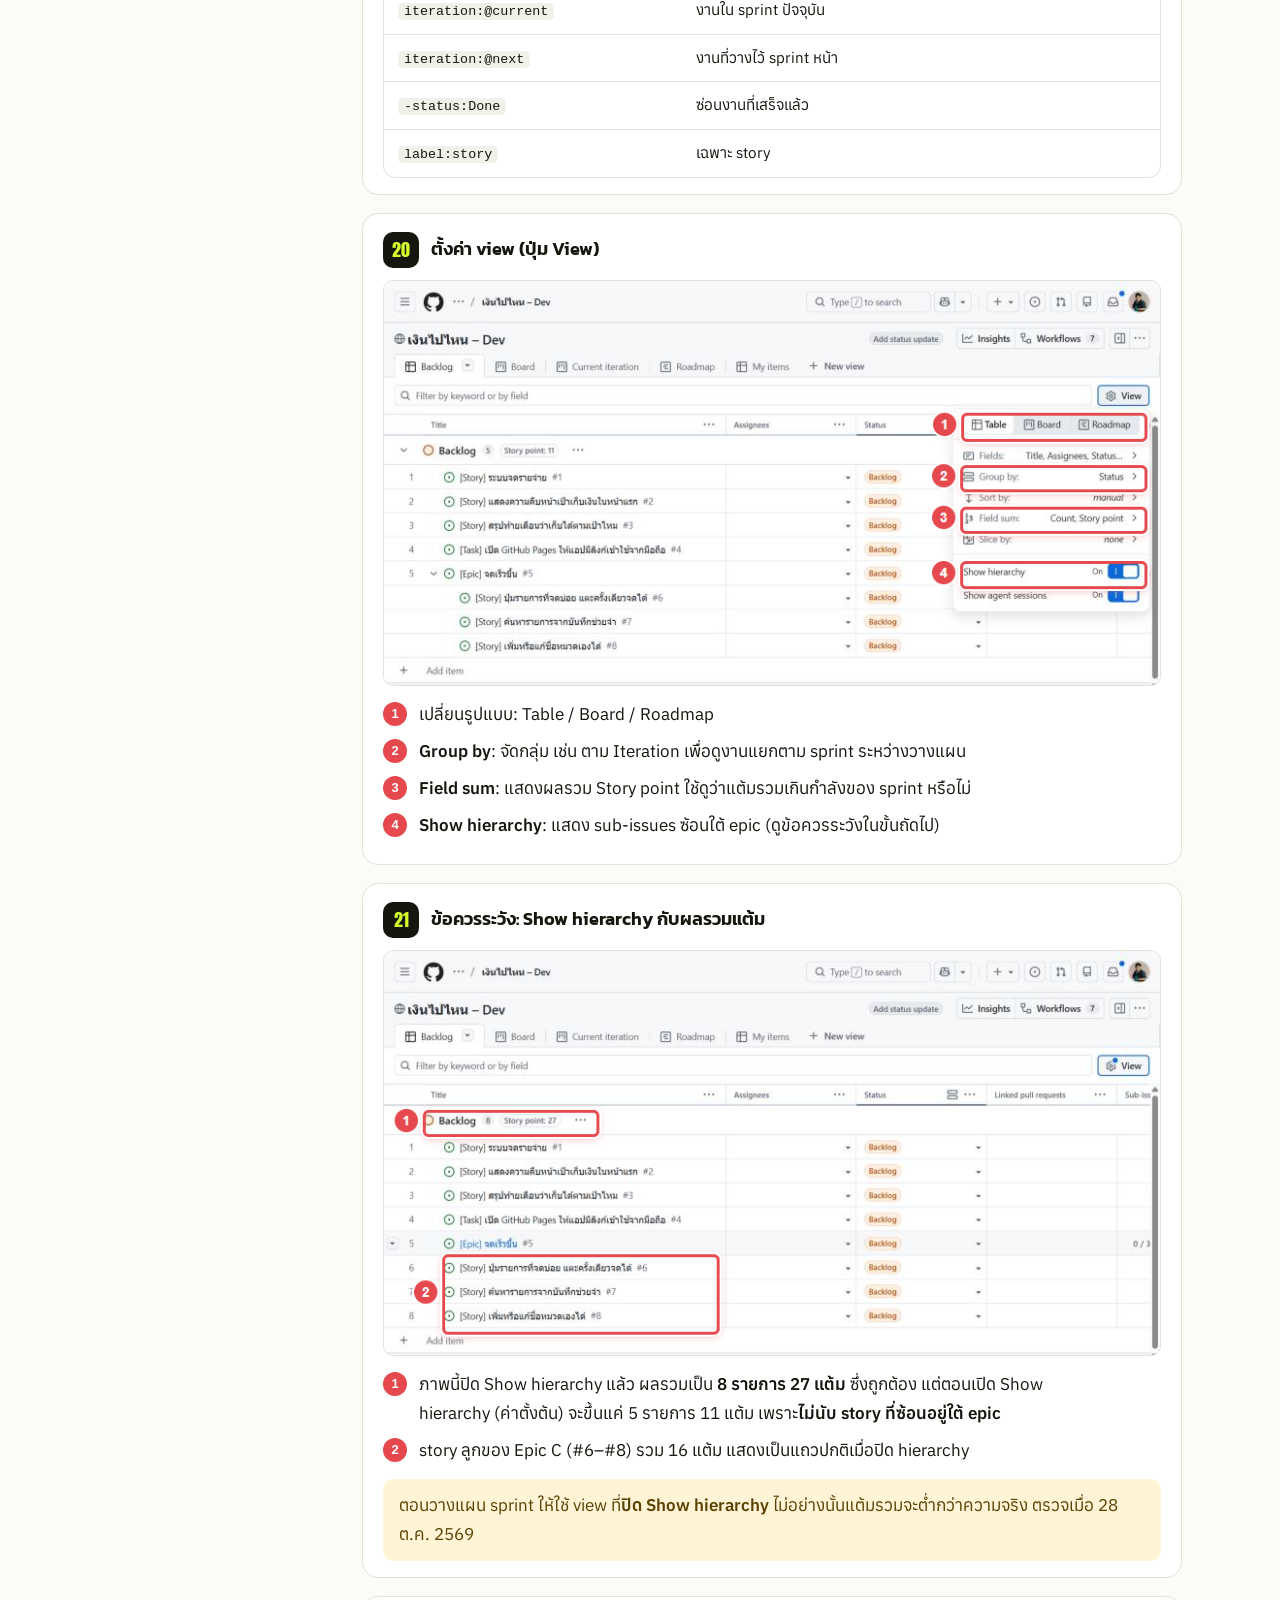
<file: docs/github-projects-practice.html>
<!doctype html>
<html lang="th">
<head>
<meta charset="utf-8">
<meta name="color-scheme" content="light">
<meta name="viewport" content="width=device-width, initial-scale=1">
<title>ฝึก GitHub Projects แทน Jira</title>
<meta name="description" content="คู่มือแบบภาพ ฝึกใช้ GitHub Projects ทำ backlog แบ่ง sprint สร้าง issue และดู burn up โดยใช้ repo เงินไปไหน">
<link rel="stylesheet" href="../fonts/fonts.css">
<style>
:root { --bg:#fbfbf7; --surface:#fff; --surface-2:#f1f1ea; --line:#e2e2d8; --ink:#16160f; --muted:#5e5e54; --accent:#4f6b00; --mark:#d4ff2a; --on-mark:#0f0f0f; --red:#e5484d; --warn-bg:#fff4d6; --warn-ink:#5a4100; color-scheme:light; }
* { box-sizing:border-box; }
html { scroll-behavior:smooth; scroll-padding-top:16px; }
body { margin:0; background:var(--bg); color:var(--ink); font-family:"Anuphan",system-ui,sans-serif; font-size:17px; line-height:1.7; -webkit-font-smoothing:antialiased; }
::selection { background:var(--mark); color:var(--on-mark); }
a { color:var(--accent); text-underline-offset:3px; }
:focus-visible { outline:2px solid var(--accent); outline-offset:2px; }
code { font-family:ui-monospace,Consolas,monospace; font-size:.88em; background:var(--surface-2); padding:1px 6px; border-radius:5px; }
.layout { display:grid; grid-template-columns:220px minmax(0,1fr); gap:48px; max-width:1140px; margin:0 auto; padding:40px 24px 80px; }
nav.toc { position:sticky; top:24px; align-self:start; font-size:.92rem; }
nav.toc b { display:block; font-family:"Kanit",sans-serif; font-weight:600; margin-bottom:8px; }
nav.toc ol { list-style:none; margin:0; padding:0; border-left:2px solid var(--line); }
nav.toc a { display:block; padding:4px 0 4px 14px; margin-left:-2px; border-left:2px solid transparent; color:var(--muted); text-decoration:none; }
nav.toc a:hover { color:var(--ink); border-left-color:var(--accent); }
@media (max-width:900px) { .layout { grid-template-columns:1fr; gap:24px; padding:24px 16px 64px; } nav.toc { position:static; } }
main { max-width:820px; min-width:0; }
h1 { font-family:"Kanit",sans-serif; font-weight:800; font-size:clamp(1.9rem,5vw,2.6rem); line-height:1.2; margin:0 0 12px; }
h1 .tag { display:inline-block; background:var(--mark); color:var(--on-mark); padding:2px 14px; transform:skewX(-8deg); }
.lead { font-size:1.08rem; color:var(--muted); margin:0; max-width:70ch; }
h2 { font-family:"Kanit",sans-serif; font-weight:600; font-size:1.5rem; line-height:1.3; margin:64px 0 4px; }
h2 .n { font-family:"Anton",sans-serif; font-weight:400; color:var(--accent); margin-right:10px; }
.part-lead { color:var(--muted); margin:0 0 20px; }
.step { background:var(--surface); border:1px solid var(--line); border-radius:16px; padding:18px 20px 16px; margin:18px 0; }
.step header { display:flex; align-items:center; gap:12px; flex-wrap:wrap; margin-bottom:12px; }
.step .num { flex:none; width:36px; height:36px; display:grid; place-items:center; border-radius:10px; background:var(--ink); color:var(--mark); font-family:"Anton",sans-serif; font-size:1.15rem; }
.step h3 { margin:0; font-family:"Kanit",sans-serif; font-weight:600; font-size:1.15rem; line-height:1.35; flex:1; min-width:12ch; }
.step .open { font-size:.9rem; white-space:nowrap; }
figure { margin:0; border:1px solid var(--line); border-radius:10px; overflow:hidden; background:#fff; }
figure img { display:block; width:100%; height:auto; }
ol.notes { list-style:none; counter-reset:n; padding:0; margin:14px 0 0; }
ol.notes li { counter-increment:n; position:relative; padding-left:36px; margin:8px 0; max-width:70ch; }
ol.notes li::before { content:counter(n); position:absolute; left:0; top:2px; width:24px; height:24px; border-radius:50%; background:var(--red); color:#fff; font:700 13px/24px Arial,sans-serif; text-align:center; }
pre.code { margin:14px 0 0; padding:14px 16px; background:#16160f; color:#f4f4ee; border-radius:10px; overflow-x:auto; font-size:.85rem; line-height:1.6; }
pre.code code { background:none; padding:0; color:inherit; font-size:inherit; }
.callout { margin:14px 0 0; padding:12px 16px; border-radius:10px; background:var(--surface-2); }
.callout.warn { background:var(--warn-bg); color:var(--warn-ink); }
.table-wrap { overflow-x:auto; margin:14px 0 0; border:1px solid var(--line); border-radius:12px; background:var(--surface); }
table { border-collapse:collapse; width:100%; font-size:.95rem; }
th, td { text-align:left; padding:10px 14px; border-top:1px solid var(--line); vertical-align:top; }
thead th { border-top:0; font-family:"Kanit",sans-serif; font-weight:600; background:var(--surface-2); white-space:nowrap; }
td.num { text-align:right; font-variant-numeric:tabular-nums; }
.pri { display:inline-block; font-size:.8rem; font-weight:600; padding:2px 10px; border-radius:999px; background:var(--surface-2); }
.pri.p0 { background:var(--mark); color:var(--on-mark); }
.epic { font-family:"Kanit",sans-serif; font-weight:600; margin:24px 0 0; }
.two { display:grid; grid-template-columns:1fr 1fr; gap:16px; }
.two > div { background:var(--surface); border:1px solid var(--line); border-radius:12px; padding:4px 18px; }
.two h3 { font-family:"Kanit",sans-serif; font-weight:600; font-size:1.05rem; }
@media (max-width:640px) { .two { grid-template-columns:1fr; } }
footer { margin-top:64px; padding-top:20px; border-top:1px solid var(--line); font-size:.9rem; color:var(--muted); }
@media print { nav.toc { display:none; } .layout { display:block; padding:0; } .step { break-inside:avoid; } }
</style>
</head>
<body>
<div class="layout">
<nav class="toc" aria-label="สารบัญ"><b>สารบัญ</b><ol>
  <li><a href="#map">เทียบ Jira → GitHub</a></li>
  <li><a href="#p1">1. เตรียม repo</a></li>
  <li><a href="#p1t">2. สร้าง issue template</a></li>
  <li><a href="#p2">3. สร้าง issue จาก template</a></li>
  <li><a href="#p3">4. ตั้งค่า Project</a></li>
  <li><a href="#p4">5. ทำ backlog และแบ่ง sprint</a></li>
  <li><a href="#p5">6. ตั้งระบบอัตโนมัติ</a></li>
  <li><a href="#p6">7. สร้างกราฟ burndown (burn up)</a></li>
  <li><a href="#points">Story points</a></li>
  <li><a href="#epic-sprint">Epic กับ Sprint</a></li>
  <li><a href="#backlog">Backlog ตัวอย่าง</a></li>
  <li><a href="#summary">สรุปให้พี่เลี้ยง</a></li>
</ol></nav>
<main>
<header>
  <h1>ฝึกใช้ <span class="tag">GitHub Projects</span> แทน Jira</h1>
  <p class="lead">คู่มือแบบภาพ 32 ขั้น ภาพทุกภาพถ่ายจากหน้าจอ GitHub จริงของ Project <a href="https://github.com/users/pthanathon/projects/22">เงินไปไหน – Dev</a> เมื่อ 28 ต.ค. 2569 เลขในวงกลมแดงในภาพตรงกับเลขในคำอธิบายใต้ภาพ</p>
</header>

<section id="map">
<h2>เทียบคำศัพท์ Jira → GitHub</h2>
<div class="table-wrap"><table><thead><tr><th>Jira</th><th>GitHub</th><th>หมายเหตุ</th></tr></thead><tbody>
<tr><td>Project / Board</td><td><b>Project</b></td><td>Project เดียวดึง issue จากหลาย repo ได้</td></tr>
<tr><td>Epic</td><td><b>Parent issue + sub-issues</b></td><td>issue แม่แสดงความคืบหน้าของ sub-issue ให้เอง</td></tr>
<tr><td>Story / Task / Bug</td><td><b>Issue</b> + <b>label</b> + template</td><td>Issue types ของจริงมีเฉพาะ repo ใน organization</td></tr>
<tr><td>Story points</td><td>ฟิลด์ <b>Story point</b> (Number)</td><td>template ตั้งชื่อว่า Estimate เปลี่ยนชื่อได้ แต่ต้องเป็น Number ถึงจะรวมแต้มได้</td></tr>
<tr><td>Sprint</td><td>ฟิลด์ <b>Iteration</b></td><td>template ตั้งไว้ sprint ละ 2 สัปดาห์</td></tr>
<tr><td>Backlog</td><td>view ตารางที่กรอง <code>no:iteration</code></td><td></td></tr>
<tr><td>Sprint board</td><td>view <b>Board</b> กรอง <code>iteration:@current</code></td><td></td></tr>
<tr><td>Fix version</td><td><b>Milestone</b></td><td></td></tr>
<tr><td>Component</td><td><b>Label</b></td><td></td></tr>
<tr><td>Burndown</td><td>Insights → <b>Burn up</b></td><td>ไม่มี burndown ในตัว ใช้ burn up แทน (ขั้นที่ 25–32)</td></tr>
</tbody></table></div>
</section>

<section id="p1">
<h2><span class="n">1</span>เตรียม repo</h2>
<p class="part-lead">ทำครั้งเดียว ก่อนเริ่มสร้าง issue</p>

  <article class="step" id="step-1">
    <header><span class="num">1</span><h3>เปิดหน้า Labels ของ repo</h3><a class="open" href="https://github.com/pthanathon/NgenPaiNai/labels" target="_blank" rel="noopener">เปิดหน้านี้ ↗</a></header>
    <figure><img src="images/steps/step-01.png" alt="ขั้นที่ 1: เปิดหน้า Labels ของ repo" width="800" height="417" loading="lazy"></figure>
    <ol class="notes"><li>กด <b>New label</b> เพื่อสร้าง label ใหม่ ตอนนี้ยังไม่มี <code>story</code>, <code>task</code> และ <code>epic</code> (มีแค่ <code>bug</code>)</li></ol>
    
    
    
    
  </article>

  <article class="step" id="step-2">
    <header><span class="num">2</span><h3>สร้าง label story, task และ epic</h3></header>
    <figure><img src="images/steps/step-02.png" alt="ขั้นที่ 2: สร้าง label story, task และ epic" width="800" height="417" loading="lazy"></figure>
    <ol class="notes"><li>พิมพ์ชื่อ label เช่น <code>story</code></li><li>กด <b>Create label</b> แล้วทำซ้ำอีกครั้งสำหรับ <code>task</code> และ <code>epic</code></li></ol>
    
    
    <p class="callout">issue template ของ repo นี้ติด label ให้อัตโนมัติ แต่จะติดได้ก็ต่อเมื่อ label นั้นมีอยู่แล้ว</p>
    
  </article>
</section>

<section id="p1t">
<h2><span class="n">2</span>สร้าง issue template</h2>
<p class="part-lead">template ทำให้ทุกคนกรอก issue ในรูปแบบเดียวกัน มี 2 วิธี: <b>ผ่านหน้าเว็บ</b> ง่ายแต่ได้แค่ข้อความตั้งต้น หรือ <b>เขียนไฟล์ YAML</b> ได้ฟอร์มที่มีช่องบังคับกรอกและ dropdown (repo นี้ใช้วิธีที่ 2)</p>

  <article class="step" id="step-3">
    <header><span class="num">3</span><h3>วิธีที่ 1 (หน้าเว็บ): เปิด Settings ของ repo</h3><a class="open" href="https://github.com/pthanathon/NgenPaiNai/settings" target="_blank" rel="noopener">เปิดหน้านี้ ↗</a></header>
    <figure><img src="images/steps/step-03.png" alt="ขั้นที่ 3: วิธีที่ 1 (หน้าเว็บ): เปิด Settings ของ repo" width="800" height="417" loading="lazy"></figure>
    <ol class="notes"><li>เลื่อนลงไปที่หัวข้อ <b>Issues</b> แล้วกด <b>Set up templates</b></li></ol>
    
    
    
    
  </article>

  <article class="step" id="step-4">
    <header><span class="num">4</span><h3>วิธีที่ 1: เลือกแบบ template</h3></header>
    <figure><img src="images/steps/step-04.png" alt="ขั้นที่ 4: วิธีที่ 1: เลือกแบบ template" width="800" height="417" loading="lazy"></figure>
    <ol class="notes"><li>กด <b>Add template: select</b></li><li>เลือก <b>Bug report</b> หรือ <b>Feature request</b> ที่ GitHub เตรียมไว้ หรือ <b>Custom template</b> เพื่อเขียนเอง</li><li>แก้เสร็จแล้วกด <b>Propose changes</b> GitHub จะ commit ไฟล์ <code>.md</code> ลงโฟลเดอร์ <code>.github/ISSUE_TEMPLATE/</code> ให้</li></ol>
    
    
    
    
  </article>

  <article class="step" id="step-5">
    <header><span class="num">5</span><h3>วิธีที่ 1: แก้เนื้อหา template</h3></header>
    <figure><img src="images/steps/step-05.png" alt="ขั้นที่ 5: วิธีที่ 1: แก้เนื้อหา template" width="800" height="417" loading="lazy"></figure>
    <ol class="notes"><li>กดไอคอนดินสอเพื่อแก้ชื่อ คำอธิบาย และข้อความตั้งต้นในตัว issue</li><li>ตั้งค่าเพิ่มได้: ชื่อ issue ตั้งต้น ผู้รับผิดชอบ และ label ที่จะติดให้อัตโนมัติ</li></ol>
    
    
    <p class="callout">วิธีนี้ได้แค่ข้อความตั้งต้นให้แก้ต่อ บังคับให้กรอกช่องไหนไม่ได้ ถ้าอยากได้ฟอร์มจริงให้ใช้วิธีที่ 2</p>
    
  </article>

  <article class="step" id="step-6">
    <header><span class="num">6</span><h3>วิธีที่ 2 (ไฟล์ YAML): โฟลเดอร์ template</h3><a class="open" href="https://github.com/pthanathon/NgenPaiNai/tree/main/.github/ISSUE_TEMPLATE" target="_blank" rel="noopener">เปิดหน้านี้ ↗</a></header>
    <figure><img src="images/steps/step-06.png" alt="ขั้นที่ 6: วิธีที่ 2 (ไฟล์ YAML): โฟลเดอร์ template" width="800" height="417" loading="lazy"></figure>
    <ol class="notes"><li>template ต้องอยู่ในโฟลเดอร์ <code>.github/ISSUE_TEMPLATE/</code> ของ repo</li><li>ไฟล์ <code>.yml</code> หนึ่งไฟล์คือ template หนึ่งแบบ ส่วน <code>config.yml</code> ใช้ตั้งค่าหน้าเลือก template เช่น อนุญาตให้สร้าง issue เปล่าได้ไหม</li><li>สร้างไฟล์ใหม่บนเว็บได้ที่ <b>Add file</b> → <b>Create new file</b> ตั้งชื่อลงท้าย <code>.yml</code> หรือสร้างในเครื่องแล้ว push ก็ได้</li></ol>
    
    
    
    
  </article>

  <article class="step" id="step-7">
    <header><span class="num">7</span><h3>วิธีที่ 2: GitHub ตรวจว่าไฟล์ถูกต้อง</h3></header>
    <figure><img src="images/steps/step-07.png" alt="ขั้นที่ 7: วิธีที่ 2: GitHub ตรวจว่าไฟล์ถูกต้อง" width="800" height="417" loading="lazy"></figure>
    <ol class="notes"><li>ถ้าเขียนถูก จะขึ้นว่า "This file is used as an Issue Form template" ถ้าผิดจะบอกบรรทัดที่ผิดตรงนี้</li><li><b>Preview</b> ดูหน้าตาฟอร์ม ส่วน <b>Code</b> ดูโค้ด YAML (ขั้นถัดไป)</li></ol>
    
    
    
    
  </article>

  <article class="step" id="step-8">
    <header><span class="num">8</span><h3>วิธีที่ 2: โครงสร้างไฟล์ YAML</h3></header>
    <figure><img src="images/steps/step-08.png" alt="ขั้นที่ 8: วิธีที่ 2: โครงสร้างไฟล์ YAML" width="800" height="417" loading="lazy"></figure>
    <ol class="notes"><li>ส่วนหัว: <code>name</code> ชื่อในหน้าเลือก template, <code>description</code>, <code>title</code> ชื่อ issue ตั้งต้น และ <code>labels</code> ที่จะติดให้อัตโนมัติ</li><li><code>projects</code>: ใส่ <code>["pthanathon/22"]</code> แล้ว issue ใหม่จะเข้า Project เอง (repo นี้ปิดไว้ เพราะ workflow Auto-add ทำให้อยู่แล้ว)</li><li><code>body</code>: รายการช่องในฟอร์ม แต่ละช่องมี <code>type</code> (textarea, input, dropdown, checkboxes, markdown) และ <code>required: true</code> บังคับให้กรอก</li></ol>
    
    <pre class="code"><code>name: User story
description: ฟีเจอร์จากมุมมองผู้ใช้
title: "[Story] "
labels: ["story"]
body:
  - type: textarea
    id: story
    attributes:
      label: User story
      placeholder: ในฐานะ… ฉันอยาก… เพื่อ…
    validations:
      required: true
  - type: dropdown
    id: points
    attributes:
      label: Story points
      options: ["1", "2", "3", "5", "8", "13"]</code></pre>
    <p class="callout">ดูตัวอย่างเต็มได้ในไฟล์ <code>.github/ISSUE_TEMPLATE/user_story.yml</code> ของ repo นี้ ส่วนช่องทั้งหมดที่ใช้ได้ดูที่ GitHub Docs หัวข้อ "Syntax for issue forms"</p>
    
  </article>
</section>

<section id="p2">
<h2><span class="n">3</span>สร้าง issue จาก template</h2>
<p class="part-lead">เทียบได้กับปุ่ม Create ใน Jira ตัวอย่างในขั้นนี้คือ Epic C ของจริงใน repo (#5–#8)</p>

  <article class="step" id="step-9">
    <header><span class="num">9</span><h3>เลือก template ของ issue</h3><a class="open" href="https://github.com/pthanathon/NgenPaiNai/issues/new/choose" target="_blank" rel="noopener">เปิดหน้านี้ ↗</a></header>
    <figure><img src="images/steps/step-09.png" alt="ขั้นที่ 9: เลือก template ของ issue" width="800" height="417" loading="lazy"></figure>
    <ol class="notes"><li>เลือกตามชนิดงาน: <b>Bug</b>, <b>Epic</b>, <b>Task</b> หรือ <b>User story</b> (เทียบได้กับ issue type ใน Jira) ควรสร้าง Epic ก่อน แล้วค่อยสร้าง story ที่อยู่ใน epic นั้น</li></ol>
    
    
    
    
  </article>

  <article class="step" id="step-10">
    <header><span class="num">10</span><h3>กรอก User story</h3></header>
    <figure><img src="images/steps/step-10.png" alt="ขั้นที่ 10: กรอก User story" width="800" height="417" loading="lazy"></figure>
    <ol class="notes"><li>ตั้งชื่อต่อท้าย <code>[Story]</code> แล้วกรอก user story กับ acceptance criteria ด้านล่าง acceptance criteria ต้องเป็นข้อที่ตอบได้ว่าผ่านหรือไม่ผ่าน ดูตัวอย่างใน <a href="https://github.com/pthanathon/NgenPaiNai/issues/6">#6</a></li><li><b>Labels</b> ยังขึ้นว่า "No labels" เพราะยังไม่ได้ทำขั้นที่ 2 ถ้าสร้าง label แล้วจะติด <code>story</code> ให้เอง</li><li><b>Projects</b> เลือก "เงินไปไหน – Dev" ตรงนี้ได้เลย (หรือปล่อยให้ workflow ในขั้นที่ 24 เพิ่มให้)</li><li>ติ๊ก <b>Create more</b> แล้วจะสร้าง issue ถัดไปต่อได้ทันที เหมาะตอนลง backlog ทีละหลายใบ</li></ol>
    
    
    <p class="callout">ช่อง Story points ในฟอร์มเป็นแค่ข้อความในเนื้อ issue ค่าที่ใช้คำนวณจริงคือฟิลด์ <b>Story point</b> ใน Project ซึ่งต้องใส่เองอีกครั้ง</p>
    
  </article>

  <article class="step" id="step-11">
    <header><span class="num">11</span><h3>ผูก story เข้ากับ Epic (sub-issues)</h3><a class="open" href="https://github.com/pthanathon/NgenPaiNai/issues/5" target="_blank" rel="noopener">เปิดหน้านี้ ↗</a></header>
    <figure><img src="images/steps/step-11.png" alt="ขั้นที่ 11: ผูก story เข้ากับ Epic (sub-issues)" width="800" height="417" loading="lazy"></figure>
    <ol class="notes"><li>story ที่อยู่ใน epic นี้ (#6, #7, #8)</li><li>กดลูกศรข้าง <b>Create sub-issue</b> → <b>Add existing issue</b> เพื่อผูก story ที่สร้างไว้แล้ว หรือกด <b>Create sub-issue</b> เพื่อสร้างใหม่</li><li>ความคืบหน้าของ epic (ปิดไปแล้วกี่ใบจากทั้งหมด) อัปเดตเองเมื่อปิด story</li></ol>
    
    
    <p class="callout">Epic ไม่ต้องใส่ Story point เพราะแต้มของ epic คือผลรวมของ story ลูก ถ้าใส่ซ้ำจะนับแต้มเกิน</p>
    
  </article>
</section>

<section id="p3">
<h2><span class="n">4</span>ตั้งค่า Project</h2>
<p class="part-lead">Project นี้สร้างจาก template "Team planning" ฟิลด์และ view ส่วนใหญ่จึงมีให้แล้ว</p>

  <article class="step" id="step-12">
    <header><span class="num">12</span><h3>ส่วนต่างๆ ของ Project</h3><a class="open" href="https://github.com/users/pthanathon/projects/22" target="_blank" rel="noopener">เปิดหน้านี้ ↗</a></header>
    <figure><img src="images/steps/step-12.png" alt="ขั้นที่ 12: ส่วนต่างๆ ของ Project" width="800" height="417" loading="lazy"></figure>
    <ol class="notes"><li><b>View</b> ที่ template สร้างให้: Backlog (ตาราง), Board, Current iteration, Roadmap และ My items</li><li><b>Insights</b>: หน้ากราฟ (ขั้นที่ 25)</li><li><b>Workflows</b>: ระบบอัตโนมัติ เปิดอยู่ 7 ตัว (ขั้นที่ 23)</li></ol>
    
    
    
    
  </article>

  <article class="step" id="step-13">
    <header><span class="num">13</span><h3>ดูฟิลด์ที่มีอยู่ (เมนู ⋯ → Settings)</h3></header>
    <figure><img src="images/steps/step-13.png" alt="ขั้นที่ 13: ดูฟิลด์ที่มีอยู่ (เมนู ⋯ → Settings)" width="800" height="417" loading="lazy"></figure>
    <ol class="notes"><li>ฟิลด์ของ Project: <b>Story point</b> (ชนิด Number เปลี่ยนชื่อมาจาก Estimate ของ template) ใช้ใส่แต้ม, <b>Iteration</b> ใช้เป็น sprint, <b>Priority</b> ใช้จัดลำดับ backlog ส่วน <b>Size</b> เป็นขนาดแบบ S/M/L ใช้แทนแต้มได้ถ้าทีมไม่ใช้ story points</li><li>ปุ่ม <b>+</b> ตรงนี้ใช้สร้างฟิลด์ใหม่ได้เหมือนกัน และคลิกชื่อฟิลด์เพื่อเปลี่ยนชื่อหรือลบได้</li></ol>
    
    
    
    
  </article>

  <article class="step" id="step-14">
    <header><span class="num">14</span><h3>อีกทางในการเพิ่มฟิลด์: ปุ่ม + ท้ายตาราง</h3></header>
    <figure><img src="images/steps/step-14.png" alt="ขั้นที่ 14: อีกทางในการเพิ่มฟิลด์: ปุ่ม + ท้ายตาราง" width="800" height="417" loading="lazy"></figure>
    <ol class="notes"><li>ใน view ตาราง เลื่อนไปขวาสุด (Shift + ล้อเมาส์) แล้วกด <b>+</b></li></ol>
    
    
    
    
  </article>

  <article class="step" id="step-15">
    <header><span class="num">15</span><h3>เลือก New field</h3></header>
    <figure><img src="images/steps/step-15.png" alt="ขั้นที่ 15: เลือก New field" width="800" height="417" loading="lazy"></figure>
    <ol class="notes"><li>กด <b>New field</b> รายการด้านล่างใช้ซ่อนหรือแสดงคอลัมน์ในตาราง</li></ol>
    
    
    
    
  </article>

  <article class="step" id="step-16">
    <header><span class="num">16</span><h3>ตั้งชื่อและชนิดฟิลด์</h3></header>
    <figure><img src="images/steps/step-16.png" alt="ขั้นที่ 16: ตั้งชื่อและชนิดฟิลด์" width="800" height="417" loading="lazy"></figure>
    <ol class="notes"><li>ชื่อฟิลด์</li><li>ชนิดฟิลด์ (ดูขั้นถัดไป)</li><li>กด <b>Save</b></li></ol>
    
    
    
    
  </article>

  <article class="step" id="step-17">
    <header><span class="num">17</span><h3>ชนิดฟิลด์ที่เลือกได้</h3></header>
    <figure><img src="images/steps/step-17.png" alt="ขั้นที่ 17: ชนิดฟิลด์ที่เลือกได้" width="800" height="417" loading="lazy"></figure>
    <ol class="notes"><li><b>Number</b>: ใช้กับ story points เพราะรวมผลได้ทั้งใน Field sum และ Insights</li><li><b>Single select</b>: ตัวเลือกเดียว เช่น Priority หรือ Status <b>ห้ามใช้กับ story points</b> เพราะ GitHub จะรวมแต้มให้ไม่ได้</li><li><b>Iteration</b>: ใช้เป็น sprint</li></ol>
    
    
    
    
  </article>

  <article class="step" id="step-18">
    <header><span class="num">18</span><h3>ตั้งค่า sprint (ฟิลด์ Iteration)</h3></header>
    <figure><img src="images/steps/step-18.png" alt="ขั้นที่ 18: ตั้งค่า sprint (ฟิลด์ Iteration)" width="800" height="417" loading="lazy"></figure>
    <ol class="notes"><li>template สร้างไว้ 3 sprint ยาว <b>2 สัปดาห์</b> เริ่ม 27 ต.ค. sprint ที่กำลังทำอยู่มีป้าย <b>Current</b> เปลี่ยนชื่อเป็น Sprint 1, 2, 3 ได้ที่ช่องชื่อของแต่ละรอบ</li><li><b>Add iteration</b> เพิ่ม sprint ถัดไป ส่วนเมนู More options ใช้เปลี่ยนความยาวหรือเพิ่มช่วงพักได้</li></ol>
    
    
    
    
  </article>
</section>

<section id="p4">
<h2><span class="n">5</span>ทำ backlog และแบ่ง sprint</h2>
<p class="part-lead">ใช้ filter กับ view จัดงาน</p>

  <article class="step" id="step-19">
    <header><span class="num">19</span><h3>กรองหา product backlog</h3></header>
    <figure><img src="images/steps/step-19.png" alt="ขั้นที่ 19: กรองหา product backlog" width="800" height="417" loading="lazy"></figure>
    <ol class="notes"><li>พิมพ์ <code>no:iteration</code> จะเหลือเฉพาะงานที่ยังไม่อยู่ใน sprint ไหน นี่คือ <b>product backlog</b></li><li><b>Save</b> เก็บ filter ไว้กับ view นี้ ส่วน <b>Discard</b> ยกเลิก</li><li>ผลลัพธ์: Epic C กับ story ลูก 3 ใบ ซึ่งยังไม่ได้เลือกเข้า sprint</li></ol>
    <div class="table-wrap"><table><thead><tr><th>filter</th><th>ได้อะไร</th></tr></thead><tbody><tr><td><code>no:iteration</code></td><td>งานที่ยังไม่อยู่ใน sprint (product backlog)</td></tr><tr><td><code>iteration:@current</code></td><td>งานใน sprint ปัจจุบัน</td></tr><tr><td><code>iteration:@next</code></td><td>งานที่วางไว้ sprint หน้า</td></tr><tr><td><code>-status:Done</code></td><td>ซ่อนงานที่เสร็จแล้ว</td></tr><tr><td><code>label:story</code></td><td>เฉพาะ story</td></tr></tbody></table></div>
    
    
    
  </article>

  <article class="step" id="step-20">
    <header><span class="num">20</span><h3>ตั้งค่า view (ปุ่ม View)</h3></header>
    <figure><img src="images/steps/step-20.png" alt="ขั้นที่ 20: ตั้งค่า view (ปุ่ม View)" width="800" height="417" loading="lazy"></figure>
    <ol class="notes"><li>เปลี่ยนรูปแบบ: Table / Board / Roadmap</li><li><b>Group by</b>: จัดกลุ่ม เช่น ตาม Iteration เพื่อดูงานแยกตาม sprint ระหว่างวางแผน</li><li><b>Field sum</b>: แสดงผลรวม Story point ใช้ดูว่าแต้มรวมเกินกำลังของ sprint หรือไม่</li><li><b>Show hierarchy</b>: แสดง sub-issues ซ้อนใต้ epic (ดูข้อควรระวังในขั้นถัดไป)</li></ol>
    
    
    
    
  </article>

  <article class="step" id="step-21">
    <header><span class="num">21</span><h3>ข้อควรระวัง: Show hierarchy กับผลรวมแต้ม</h3></header>
    <figure><img src="images/steps/step-21.png" alt="ขั้นที่ 21: ข้อควรระวัง: Show hierarchy กับผลรวมแต้ม" width="800" height="417" loading="lazy"></figure>
    <ol class="notes"><li>ภาพนี้ปิด Show hierarchy แล้ว ผลรวมเป็น <b>8 รายการ 27 แต้ม</b> ซึ่งถูกต้อง แต่ตอนเปิด Show hierarchy (ค่าตั้งต้น) จะขึ้นแค่ 5 รายการ 11 แต้ม เพราะ<b>ไม่นับ story ที่ซ้อนอยู่ใต้ epic</b></li><li>story ลูกของ Epic C (#6–#8) รวม 16 แต้ม แสดงเป็นแถวปกติเมื่อปิด hierarchy</li></ol>
    
    
    
    <p class="callout warn">ตอนวางแผน sprint ให้ใช้ view ที่<b>ปิด Show hierarchy</b> ไม่อย่างนั้นแต้มรวมจะต่ำกว่าความจริง ตรวจเมื่อ 28 ต.ค. 2569</p>
  </article>

  <article class="step" id="step-22">
    <header><span class="num">22</span><h3>Sprint board</h3><a class="open" href="https://github.com/users/pthanathon/projects/22/views/2" target="_blank" rel="noopener">เปิดหน้านี้ ↗</a></header>
    <figure><img src="images/steps/step-22.png" alt="ขั้นที่ 22: Sprint board" width="800" height="417" loading="lazy"></figure>
    <ol class="notes"><li>แต่ละคอลัมน์คือ Status พร้อมจำนวนการ์ดและแต้ม Story point รวม ตัวเลขแบบ "0 / 5" คือจำนวนการ์ดเทียบกับขีดจำกัดของคอลัมน์ (WIP limit) ลากการ์ดข้ามคอลัมน์เพื่อเปลี่ยนสถานะ ถ้าใส่ filter <code>iteration:@current</code> จะเห็นเฉพาะงานใน sprint นี้</li></ol>
    
    
    
    
  </article>
</section>

<section id="p5">
<h2><span class="n">6</span>ตั้งระบบอัตโนมัติ</h2>
<p class="part-lead">ให้การ์ดย้ายสถานะเองเมื่อปิด issue หรือ merge PR</p>

  <article class="step" id="step-23">
    <header><span class="num">23</span><h3>Workflows ที่เปิดอยู่</h3><a class="open" href="https://github.com/users/pthanathon/projects/22/workflows" target="_blank" rel="noopener">เปิดหน้านี้ ↗</a></header>
    <figure><img src="images/steps/step-23.png" alt="ขั้นที่ 23: Workflows ที่เปิดอยู่" width="800" height="417" loading="lazy"></figure>
    <ol class="notes"><li>จุดเขียว = เปิดอยู่ เช่น <b>Item closed</b> ย้ายการ์ดไป Done เอง และ <b>Pull request merged</b> ก็เช่นกัน ส่วน <b>Item added to project</b> ตั้ง issue ใหม่เป็น <b>Todo</b> ถ้าอยากให้เข้า Backlog ก่อน ให้แก้ที่ workflow นี้</li><li><b>Auto-archive items</b> ปิดอยู่ ซึ่งถูกต้อง เพราะ Insights ไม่นับ item ที่ archive แล้ว กราฟจะหายถ้าเปิด</li></ol>
    
    
    
    
  </article>

  <article class="step" id="step-24">
    <header><span class="num">24</span><h3>Auto-add: เพิ่ม issue ใหม่เข้า Project เอง</h3></header>
    <figure><img src="images/steps/step-24.png" alt="ขั้นที่ 24: Auto-add: เพิ่ม issue ใหม่เข้า Project เอง" width="800" height="417" loading="lazy"></figure>
    <ol class="notes"><li>ตอนนี้ตั้งให้เพิ่ม issue ที่เปิดอยู่ของ repo NgenPaiNai ทุกใบ (<code>is:issue is:open</code>)</li><li>กด <b>Edit</b> ถ้าอยากเปลี่ยน filter เช่น เอาเฉพาะ <code>label:story,task,bug</code></li></ol>
    
    
    
    
  </article>
</section>

<section id="p6">
<h2><span class="n">7</span>สร้างกราฟ burndown (burn up)</h2>
<p class="part-lead">GitHub ไม่มี burndown ในตัว แต่ตั้งกราฟ Burn up ให้นับแต้มของ sprint ปัจจุบันแล้วอ่านส่วนงานค้างแทนได้</p>

  <article class="step" id="step-25">
    <header><span class="num">25</span><h3>กราฟ Burn up</h3><a class="open" href="https://github.com/users/pthanathon/projects/22/insights" target="_blank" rel="noopener">เปิดหน้านี้ ↗</a></header>
    <figure><img src="images/steps/step-25.png" alt="ขั้นที่ 25: กราฟ Burn up" width="800" height="417" loading="lazy"></figure>
    <ol class="notes"><li><b>Burn up</b> มีให้ในบัญชีส่วนตัวแบบฟรีด้วย (ตรวจเมื่อ 28 ต.ค. 2569)</li><li>ช่อง filter ใช้เลือกว่าจะนับ item ไหน (ขั้นที่ 27)</li><li>กด <b>Configure</b> เพื่อเปลี่ยนแกนและรูปแบบกราฟ (ขั้นที่ 28)</li></ol>
    
    
    
    
  </article>

  <article class="step" id="step-26">
    <header><span class="num">26</span><h3>อ่านกราฟ Burn up</h3></header>
    <figure><img src="images/steps/step-26.png" alt="ขั้นที่ 26: อ่านกราฟ Burn up" width="800" height="417" loading="lazy"></figure>
    <ol class="notes"><li>เส้นเขียวคืองานที่ยังเปิดอยู่ (Open) ตอนนี้มี 8 ใบ เพิ่งสร้างเมื่อ 27–28 ต.ค. จึงพุ่งขึ้นตอนท้าย เมื่อปิด issue ได้ ส่วนที่เป็นงานเสร็จ (Completed) จะโตขึ้นและส่วน Open จะลดลง ส่วน Open ก็คือ "งานคงเหลือ" ที่ burndown แสดง</li></ol>
    
    
    
    
  </article>

  <article class="step" id="step-27">
    <header><span class="num">27</span><h3>สร้างกราฟ Sprint burndown (1/6): กรองเฉพาะ sprint นี้</h3></header>
    <figure><img src="images/steps/step-27.png" alt="ขั้นที่ 27: สร้างกราฟ Sprint burndown (1/6): กรองเฉพาะ sprint นี้" width="800" height="417" loading="lazy"></figure>
    <ol class="notes"><li>ในหน้า Burn up พิมพ์ <code>iteration:@current</code> ในช่อง filter แล้วกด Enter เลข 3 ท้ายช่องคือ sprint นี้มี 3 ใบ (ใช้ <code>iteration:"Iteration 1"</code> ถ้าอยากดู sprint ที่ระบุชื่อ)</li><li><b>Discard</b> ยกเลิก filter กลับเป็นค่าเดิม ตอนนี้ยังไม่ต้องกด</li><li>แกน Y เปลี่ยนตามสิ่งที่นับ ภาพนี้ตั้งเป็นผลรวมแต้มไว้แล้ว (ขั้นที่ 31) จึงขึ้นถึง 10 แต้ม</li></ol>
    
    
    <p class="callout"><code>@current</code> เลื่อนไป sprint ถัดไปเองเมื่อเปลี่ยนรอบ กราฟที่บันทึกไว้จึงใช้ได้ทุก sprint ไม่ต้องสร้างใหม่</p>
    
  </article>

  <article class="step" id="step-28">
    <header><span class="num">28</span><h3>สร้างกราฟ Sprint burndown (2/6): เปิด Configure</h3></header>
    <figure><img src="images/steps/step-28.png" alt="ขั้นที่ 28: สร้างกราฟ Sprint burndown (2/6): เปิด Configure" width="800" height="417" loading="lazy"></figure>
    <ol class="notes"><li><b>Layout</b>: รูปแบบกราฟ (ขั้นที่ 29)</li><li><b>X-axis</b>: แกนนอน (ขั้นที่ 30)</li><li><b>Y-axis</b>: สิ่งที่นับ ค่าเริ่มต้นคือ Count of items นับจำนวน issue (ขั้นที่ 31)</li></ol>
    
    
    
    
  </article>

  <article class="step" id="step-29">
    <header><span class="num">29</span><h3>สร้างกราฟ Sprint burndown (3/6): Layout</h3></header>
    <figure><img src="images/steps/step-29.png" alt="ขั้นที่ 29: สร้างกราฟ Sprint burndown (3/6): Layout" width="800" height="417" loading="lazy"></figure>
    <ol class="notes"><li><b>Stacked area</b> (ค่าเริ่มต้น) ซ้อนพื้นที่งานเสร็จกับงานค้างไว้ อ่านง่ายที่สุด</li><li><b>Line</b> แยกเป็นเส้น ใช้ดูเส้นงานค้าง (Open) อย่างเดียวได้ชัดกว่า เส้นนี้ก็คือเส้น burndown</li></ol>
    
    
    
    
  </article>

  <article class="step" id="step-30">
    <header><span class="num">30</span><h3>สร้างกราฟ Sprint burndown (4/6): X-axis = Time</h3></header>
    <figure><img src="images/steps/step-30.png" alt="ขั้นที่ 30: สร้างกราฟ Sprint burndown (4/6): X-axis = Time" width="800" height="417" loading="lazy"></figure>
    <ol class="notes"><li>ใช้ <b>Time</b> (กลุ่ม Historical) แกนนอนเป็นวันที่ เห็นว่างานค้างลดลงวันต่อวันอย่างไร</li><li>ฟิลด์ด้านล่าง เช่น Iteration หรือ Status เป็นกราฟแบบ "ภาพ ณ ตอนนี้" ไม่มีเส้นเวลา ใช้ทำกราฟ velocity ได้ (ดูหมายเหตุในขั้นที่ 32)</li></ol>
    
    
    
    
  </article>

  <article class="step" id="step-31">
    <header><span class="num">31</span><h3>สร้างกราฟ Sprint burndown (5/6): Y-axis = Sum of a field</h3></header>
    <figure><img src="images/steps/step-31.png" alt="ขั้นที่ 31: สร้างกราฟ Sprint burndown (5/6): Y-axis = Sum of a field" width="800" height="417" loading="lazy"></figure>
    <ol class="notes"><li>เลือก <b>Sum of a field</b> เพื่อนับเป็นผลรวมแต้มแทนจำนวน issue (issue 13 แต้มกับ 1 แต้มจะได้ไม่นับเท่ากัน)</li></ol>
    
    
    
    
  </article>

  <article class="step" id="step-32">
    <header><span class="num">32</span><h3>สร้างกราฟ Sprint burndown (6/6): เลือก Story point แล้วบันทึก</h3></header>
    <figure><img src="images/steps/step-32.png" alt="ขั้นที่ 32: สร้างกราฟ Sprint burndown (6/6): เลือก Story point แล้วบันทึก" width="800" height="417" loading="lazy"></figure>
    <ol class="notes"><li><b>Y-axis field</b> เลือก <b>Story point</b> (ต้องเป็นฟิลด์ชนิด Number เท่านั้น ฟิลด์ Single select จะไม่ขึ้นในรายการนี้)</li><li>กด <b>Save to new chart</b> กราฟจะไปอยู่ใต้ Custom charts ทางซ้าย ตั้งชื่อเช่น "Sprint burndown" ได้จากเมนู ⋯ ข้างชื่อกราฟ</li></ol>
    
    
    <p class="callout">กราฟ velocity (แต้มที่ทำเสร็จต่อ sprint): กด <b>+ New chart</b> → Configure ตั้ง Layout = Stacked column, X-axis = <b>Iteration</b>, Group by = <b>Status</b>, Y-axis = Sum of a field → <b>Story point</b> แท่งส่วน Done ของแต่ละ sprint คือ velocity ใช้ประมาณว่า sprint หน้ารับงานได้กี่แต้ม</p>
    <p class="callout warn">อ่านกราฟเป็น burndown: ดู<b>ส่วน Open</b> ซึ่งคือแต้มที่ยังค้างอยู่ ควรลดลงจนเหลือ 0 ในวันสุดท้ายของ sprint แต่งานจะนับว่าเสร็จก็ต่อเมื่อ <b>issue ถูกปิด</b> (workflow Auto-close issue ปิดให้เมื่อย้ายการ์ดไป Done) และ GitHub ไม่มีเส้นอุดมคติให้ ต้องเทียบในใจว่าควรลดลงวันละเท่าไร</p>
  </article>
</section>

<section id="points">
<h2>Story points: ใส่ 1 ค่าต่อ issue</h2>
<p>ใส่ในฟิลด์ <b>Story point</b> เป็นตัวเลขบอกขนาดงานเมื่อเทียบกับงานอื่น ไม่ใช่จำนวนชั่วโมง ชุด 1, 2, 3, 5, 8, 13 (Fibonacci แบบดัดแปลง) ห่างกันขึ้นเรื่อยๆ เพราะงานยิ่งใหญ่ยิ่งประเมินไม่แม่น</p>
<div class="table-wrap"><table><thead><tr><th>แต้ม</th><th>ความหมาย</th><th>ตัวอย่างจาก backlog</th></tr></thead><tbody>
<tr><td class="num">1</td><td>งานเล็กมาก รู้ชัดว่าต้องทำอะไร</td><td>B1 เปิด GitHub Pages</td></tr>
<tr><td class="num">2</td><td>งานเล็ก</td><td>B2 เพิ่ม manifest กับไอคอน</td></tr>
<tr><td class="num">3</td><td>งานกลาง ตรงไปตรงมา</td><td>A1 ตั้งเป้าเก็บเงินในเมนู</td></tr>
<tr><td class="num">5</td><td>งานกลาง มีหลายส่วน</td><td>A2 แสดงความคืบหน้าเป้าในหน้าแรก</td></tr>
<tr><td class="num">8</td><td>งานใหญ่ หรือยังมีจุดที่ไม่แน่ใจ</td><td>C3 เพิ่มหรือแก้หมวดเองได้</td></tr>
<tr><td class="num">13</td><td>ใหญ่เกินไป ควรแตกเป็นหลาย story ก่อน</td><td>–</td></tr>
</tbody></table></div>
<ul><li>ชุดตัวเลขนี้เป็น<b>ธรรมเนียมที่นิยม ไม่ใช่มาตรฐานสากล</b> Scrum Guide ไม่ได้บังคับ และ Jira ก็ให้ใส่เลขอะไรก็ได้ ทีมเลือกชุดเองได้ เช่น 1, 2, 4, 8 หรือ S/M/L (ฟิลด์ Size)</li><li>แต้มเทียบกันข้ามทีมไม่ได้ "5 แต้ม" ของแต่ละทีมไม่เท่ากัน</li><li>ต้องเป็นฟิลด์ชนิด <b>Number</b> ถ้าใช้ Single select จะได้ช่องเลือกที่สะดวกกว่า แต่ Field sum และกราฟจะรวมแต้มไม่ได้</li></ul>
</section>

<section id="epic-sprint">
<h2>Epic กับ Sprint ต่างกันอย่างไร</h2>
<p><b>Epic</b> คือกลุ่มงานตามเรื่อง ส่วน <b>Sprint</b> คือช่วงเวลา ตัวอักษร A, B, C ไม่ได้แปลว่าต้องทำตามลำดับ ใน sprint เดียวมี story จากหลาย epic ปนกันได้ และ epic หนึ่งใช้หลาย sprint ได้ การเลือก story เข้า sprint เรียงตาม <b>Priority</b> ไม่ได้เรียงตาม epic</p>
<div class="table-wrap"><table><thead><tr><th></th><th>Sprint 1</th><th>Sprint 2</th><th>Sprint 3</th></tr></thead><tbody>
<tr><td><b>Epic A</b> เป้าเก็บเงิน</td><td>A1</td><td>A2</td><td>A3</td></tr>
<tr><td><b>Epic B</b> ใช้บนมือถือ</td><td>B1, B4, B2</td><td></td><td>B3</td></tr>
<tr><td><b>Epic C</b> จดเร็วขึ้น</td><td></td><td>C1</td><td>C2, C3</td></tr>
<tr><td><b>Epic D</b> คุณภาพโค้ด</td><td>D1</td><td>D2</td><td></td></tr>
</tbody></table></div>
<p class="callout">อ่านตามแนวนอน (epic) จะเห็นว่าแต่ละเรื่องคืบหน้าแค่ไหน อ่านตามแนวตั้ง (sprint) จะเห็นว่ารอบนั้นทำอะไรบ้าง ใน GitHub: epic คือ issue แม่ที่มี sub-issues ส่วน sprint คือค่าในฟิลด์ Iteration ของแต่ละ story</p>
</section>

<section id="backlog">
<h2>Product backlog ตัวอย่างของเงินไปไหน</h2>
<p>งานจริงของแอปนี้ เลขในวงเล็บคือ issue ที่สร้างไว้แล้วใน repo สร้างเป็น issue ตามขั้นที่ 9–10 ทำเสร็จแล้วปิดได้จริง กราฟจะได้มีข้อมูล</p>
<p class="epic">Epic A: เป้าเก็บเงิน</p>
<div class="table-wrap"><table><thead><tr><th>#</th><th>ชนิด</th><th>ชื่อ</th><th>Story point</th><th>Priority</th></tr></thead><tbody>
<tr><td>A1</td><td>Story</td><td>ตั้งเป้าเก็บเงินต่อเดือนในเมนู ⋯ (#1)</td><td class="num">3</td><td><span class="pri">P1</span></td></tr>
<tr><td>A2</td><td>Story</td><td>แสดงความคืบหน้าเป้าเก็บเงินในหน้าแรก (#2)</td><td class="num">5</td><td><span class="pri">P1</span></td></tr>
<tr><td>A3</td><td>Story</td><td>สรุปท้ายเดือนว่าเก็บได้ตามเป้าไหม (#3)</td><td class="num">2</td><td><span class="pri">P2</span></td></tr>
</tbody></table></div>
<p class="epic">Epic B: ใช้บนมือถือเหมือนแอปจริง</p>
<div class="table-wrap"><table><thead><tr><th>#</th><th>ชนิด</th><th>ชื่อ</th><th>Story point</th><th>Priority</th></tr></thead><tbody>
<tr><td>B1</td><td>Task</td><td>เปิด GitHub Pages ให้แอปมีลิงก์เข้าใช้จากมือถือ (#4)</td><td class="num">1</td><td><span class="pri p0">P0</span></td></tr>
<tr><td>B2</td><td>Story</td><td>เพิ่ม web app manifest และไอคอน</td><td class="num">2</td><td><span class="pri">P1</span></td></tr>
<tr><td>B3</td><td>Story</td><td>ใช้งานออฟไลน์ด้วย service worker</td><td class="num">5</td><td><span class="pri">P2</span></td></tr>
<tr><td>B4</td><td>Bug</td><td>ตรวจว่าคีย์บอร์ดมือถือบังปุ่ม "บันทึก" หรือไม่</td><td class="num">2</td><td><span class="pri p0">P0</span></td></tr>
</tbody></table></div>
<p class="epic">Epic C: จดเร็วขึ้น (#5)</p>
<div class="table-wrap"><table><thead><tr><th>#</th><th>ชนิด</th><th>ชื่อ</th><th>Story point</th><th>Priority</th></tr></thead><tbody>
<tr><td>C1</td><td>Story</td><td>ปุ่มรายการที่จดบ่อย แตะครั้งเดียวจดได้ (#6)</td><td class="num">5</td><td><span class="pri">P1</span></td></tr>
<tr><td>C2</td><td>Story</td><td>ค้นหารายการจากบันทึกช่วยจำ (#7)</td><td class="num">3</td><td><span class="pri">P2</span></td></tr>
<tr><td>C3</td><td>Story</td><td>เพิ่มหรือแก้ชื่อหมวดเองได้ (#8)</td><td class="num">8</td><td><span class="pri">P2</span></td></tr>
</tbody></table></div>
<p class="epic">Epic D: คุณภาพโค้ด</p>
<div class="table-wrap"><table><thead><tr><th>#</th><th>ชนิด</th><th>ชื่อ</th><th>Story point</th><th>Priority</th></tr></thead><tbody>
<tr><td>D1</td><td>Task</td><td>unit test ให้ parseAmount และการคำนวณงบ</td><td class="num">3</td><td><span class="pri">P1</span></td></tr>
<tr><td>D2</td><td>Task</td><td>GitHub Actions รันเทสต์ทุกครั้งที่ push</td><td class="num">2</td><td><span class="pri">P2</span></td></tr>
</tbody></table></div>
<p class="callout">รวม 12 งาน 41 แต้ม ตัวอย่าง sprint แรก (2 สัปดาห์): B1 + B4 + A1 + B2 + D1 = 11 แต้ม</p>
</section>

<section id="summary">
<h2>สรุปสำหรับเล่าให้พี่เลี้ยงฟัง</h2>
<div class="two">
  <div><h3>ข้อดี</h3><ul><li>อยู่ที่เดียวกับโค้ด ปิด issue ได้จาก PR (<code>Closes #12</code>) และการ์ดย้ายไป Done เอง</li><li>ฟิลด์และ view ปรับได้ยืดหยุ่น Project เดียวดึงงานจากหลาย repo ได้</li><li>บัญชีส่วนตัวแบบฟรีก็ใช้ Burn up ได้ และนับเป็นแต้มได้ (ตรวจแล้ว 28 ต.ค. 2569)</li></ul></div>
  <div><h3>ข้อที่ด้อยกว่า Jira</h3><ul><li>ไม่มี burndown แบบมีเส้นอุดมคติในตัว</li><li>ไม่มีปุ่ม start/complete sprint งานค้างต้องย้ายเอง</li><li>ไม่มีรายงาน velocity สำเร็จรูป ต้องสร้างกราฟเอง</li><li>Issue types มีเฉพาะ organization</li><li>ไม่มีเครื่องมือย้ายข้อมูลจาก Jira ในตัว</li><li>Story points ต้องเลือกระหว่างช่องเลือกที่สะดวก (Single select) กับการรวมแต้มได้ (Number) ได้อย่างเดียว</li><li>ถ้าเปิด Show hierarchy ผลรวมแต้มใน view จะไม่นับ sub-issues ทำให้แต้มรวมต่ำกว่าความจริง</li></ul></div>
</div>
<p class="callout">ควรลองกับ organization จริงของทีมก่อนตัดสินใจด้วย เพราะบางฟีเจอร์ เช่น issue types และจำนวน workflow ขึ้นกับแผนที่ทีมใช้</p>
</section>

<footer>อ้างอิง: <a href="https://docs.github.com/en/issues/planning-and-tracking-with-projects">GitHub Docs: Planning and tracking with Projects</a> · ภาพหน้าจอจาก github.com เมื่อ 28 ต.ค. 2569</footer>
</main>
</div>
</body>
</html>
</file>
<file: fonts/fonts.css>
/* ฟอนต์เก็บไว้ในเครื่อง เพื่อให้ใช้งานได้แม้ไม่มีอินเทอร์เน็ต (ที่มา: Google Fonts, SIL Open Font License) */
@font-face {
  font-family: 'Anton';
  font-style: normal;
  font-weight: 400;
  font-display: swap;
  src: url(anton-400-latin.woff2) format('woff2');
  unicode-range: U+0000-00FF, U+0131, U+0152-0153, U+02BB-02BC, U+02C6, U+02DA, U+02DC, U+0304, U+0308, U+0329, U+2000-206F, U+20AC, U+2122, U+2191, U+2193, U+2212, U+2215, U+FEFF, U+FFFD;
}
@font-face {
  font-family: 'Anuphan';
  font-style: normal;
  font-weight: 400;
  font-display: swap;
  src: url(anuphan-400-thai.woff2) format('woff2');
  unicode-range: U+02D7, U+0303, U+0331, U+0E01-0E5B, U+200C-200D, U+25CC;
}
@font-face {
  font-family: 'Anuphan';
  font-style: normal;
  font-weight: 400;
  font-display: swap;
  src: url(anuphan-400-latin.woff2) format('woff2');
  unicode-range: U+0000-00FF, U+0131, U+0152-0153, U+02BB-02BC, U+02C6, U+02DA, U+02DC, U+0304, U+0308, U+0329, U+2000-206F, U+20AC, U+2122, U+2191, U+2193, U+2212, U+2215, U+FEFF, U+FFFD;
}
@font-face {
  font-family: 'Anuphan';
  font-style: normal;
  font-weight: 500;
  font-display: swap;
  src: url(anuphan-400-thai.woff2) format('woff2');
  unicode-range: U+02D7, U+0303, U+0331, U+0E01-0E5B, U+200C-200D, U+25CC;
}
@font-face {
  font-family: 'Anuphan';
  font-style: normal;
  font-weight: 500;
  font-display: swap;
  src: url(anuphan-400-latin.woff2) format('woff2');
  unicode-range: U+0000-00FF, U+0131, U+0152-0153, U+02BB-02BC, U+02C6, U+02DA, U+02DC, U+0304, U+0308, U+0329, U+2000-206F, U+20AC, U+2122, U+2191, U+2193, U+2212, U+2215, U+FEFF, U+FFFD;
}
@font-face {
  font-family: 'Anuphan';
  font-style: normal;
  font-weight: 600;
  font-display: swap;
  src: url(anuphan-400-thai.woff2) format('woff2');
  unicode-range: U+02D7, U+0303, U+0331, U+0E01-0E5B, U+200C-200D, U+25CC;
}
@font-face {
  font-family: 'Anuphan';
  font-style: normal;
  font-weight: 600;
  font-display: swap;
  src: url(anuphan-400-latin.woff2) format('woff2');
  unicode-range: U+0000-00FF, U+0131, U+0152-0153, U+02BB-02BC, U+02C6, U+02DA, U+02DC, U+0304, U+0308, U+0329, U+2000-206F, U+20AC, U+2122, U+2191, U+2193, U+2212, U+2215, U+FEFF, U+FFFD;
}
@font-face {
  font-family: 'Kanit';
  font-style: italic;
  font-weight: 800;
  font-display: swap;
  src: url(kanit-800i-thai.woff2) format('woff2');
  unicode-range: U+02D7, U+0303, U+0331, U+0E01-0E5B, U+200C-200D, U+25CC;
}
@font-face {
  font-family: 'Kanit';
  font-style: italic;
  font-weight: 800;
  font-display: swap;
  src: url(kanit-800i-latin.woff2) format('woff2');
  unicode-range: U+0000-00FF, U+0131, U+0152-0153, U+02BB-02BC, U+02C6, U+02DA, U+02DC, U+0304, U+0308, U+0329, U+2000-206F, U+20AC, U+2122, U+2191, U+2193, U+2212, U+2215, U+FEFF, U+FFFD;
}
@font-face {
  font-family: 'Kanit';
  font-style: normal;
  font-weight: 600;
  font-display: swap;
  src: url(kanit-600-thai.woff2) format('woff2');
  unicode-range: U+02D7, U+0303, U+0331, U+0E01-0E5B, U+200C-200D, U+25CC;
}
@font-face {
  font-family: 'Kanit';
  font-style: normal;
  font-weight: 600;
  font-display: swap;
  src: url(kanit-600-latin.woff2) format('woff2');
  unicode-range: U+0000-00FF, U+0131, U+0152-0153, U+02BB-02BC, U+02C6, U+02DA, U+02DC, U+0304, U+0308, U+0329, U+2000-206F, U+20AC, U+2122, U+2191, U+2193, U+2212, U+2215, U+FEFF, U+FFFD;
}
@font-face {
  font-family: 'Kanit';
  font-style: normal;
  font-weight: 800;
  font-display: swap;
  src: url(kanit-800-thai.woff2) format('woff2');
  unicode-range: U+02D7, U+0303, U+0331, U+0E01-0E5B, U+200C-200D, U+25CC;
}
@font-face {
  font-family: 'Kanit';
  font-style: normal;
  font-weight: 800;
  font-display: swap;
  src: url(kanit-800-latin.woff2) format('woff2');
  unicode-range: U+0000-00FF, U+0131, U+0152-0153, U+02BB-02BC, U+02C6, U+02DA, U+02DC, U+0304, U+0308, U+0329, U+2000-206F, U+20AC, U+2122, U+2191, U+2193, U+2212, U+2215, U+FEFF, U+FFFD;
}
</file>
<file: styles.css>
:root {
  --ground: #0f0f0f;
  --hatch: rgb(255 255 255 / 0.03);
  --panel: #1a1a1a;
  --panel-2: #242424;
  --line: #2e2e2e;
  --ink: #f4f4ee;
  --muted: #a6a69c;
  --lime: #d4ff2a;
  --on-lime: #0f0f0f;
  --on-lime-2: #3d4d00;
  --coral: #ff5c5c;
  --on-coral: #1a0505;
  --on-coral-2: #5c1010;
  --pill: #f4f4ee;
  --cut: 18px;
  --radius: 16px;
  --ease-out: cubic-bezier(0.16, 1, 0.3, 1);
  --font-ui: "Anuphan", system-ui, sans-serif;
  --font-head: "Kanit", "Anuphan", sans-serif;
  --font-num: "Anton", "Kanit", sans-serif;
  color-scheme: dark;
}

* { box-sizing: border-box; }
[hidden] { display: none !important; }
html { -webkit-text-size-adjust: 100%; scrollbar-color: #3a3a3a var(--ground); }

body {
  margin: 0;
  min-height: 100dvh;
  background-color: var(--ground);
  background-image: repeating-linear-gradient(135deg, var(--hatch) 0 1px, transparent 1px 7px);
  color: var(--ink);
  font-family: var(--font-ui);
  font-size: 16px;
  line-height: 1.5;
  -webkit-font-smoothing: antialiased;
  caret-color: var(--lime);
}

::selection { background: var(--lime); color: var(--on-lime); }
button, input, select { font: inherit; color: inherit; }
button { cursor: pointer; -webkit-tap-highlight-color: transparent; }
:focus-visible { outline: 2px solid var(--lime); outline-offset: 2px; }

.ic {
  width: 22px; height: 22px; flex: none;
  fill: none; stroke: currentColor; stroke-width: 2;
  stroke-linecap: round; stroke-linejoin: round;
}

.app {
  max-width: 540px;
  margin: 0 auto;
  padding: 10px 16px calc(120px + env(safe-area-inset-bottom));
}

/* ---------- bar + month ---------- */
.bar { display: flex; align-items: center; justify-content: space-between; padding: 4px 0 6px; }
.logo {
  margin: 0;
  font-family: var(--font-head);
  font-weight: 800; font-style: italic;
  font-size: 1.5rem; letter-spacing: -0.01em; line-height: 1.2;
}
.logo::after {
  content: "";
  display: inline-block;
  width: 10px; height: 10px; margin-left: 6px;
  background: var(--lime);
  transform: skewX(-18deg);
}

.icon-btn {
  width: 44px; height: 44px;
  display: grid; place-items: center;
  border: none; border-radius: 999px;
  background: transparent; color: var(--ink);
}
.icon-btn:hover { background: var(--panel-2); }
.icon-btn .ic { width: 24px; height: 24px; }
#menuBtn .ic { stroke-width: 3.2; }

.months {
  display: flex; align-items: center; justify-content: space-between;
  background: var(--panel);
  border-radius: 999px;
  padding: 4px;
  margin: 6px 0 14px;
}
.months .icon-btn { width: 40px; height: 40px; }
.month-pill {
  border: none; border-radius: 999px;
  background: var(--pill); color: var(--on-lime);
  font-family: var(--font-head); font-weight: 600;
  padding: 7px 22px;
  min-height: 40px;
}
.month-pill.other { background: transparent; color: var(--ink); }
.month-pill.other:hover { background: var(--panel-2); }

/* ---------- answer panel (signature) ---------- */
/* พื้นแผงเป็นสีดำ แล้ววางสีมะนาวเฉพาะส่วนหัวและตัว เพื่อไม่ให้มีขอบมะนาวโผล่ใต้ส่วนสีดำ */
.answer {
  --face: var(--lime);
  --face-ink: var(--on-lime);
  --face-ink-2: var(--on-lime-2);
  position: relative;
  background: #000;
  color: var(--face-ink);
  border-radius: var(--radius);
  clip-path: polygon(0 0, calc(100% - var(--cut) * 1.6) 0, 100% calc(var(--cut) * 1.6), 100% 100%, 0 100%);
  overflow: hidden;
}
.answer.over { --face: var(--coral); --face-ink: var(--on-coral); --face-ink-2: var(--on-coral-2); }

.answer-head { display: flex; }
.answer-tab {
  flex: none;
  color: var(--face);
  font-family: var(--font-head); font-weight: 600;
  font-size: 0.95rem;
  padding: 7px 14px 7px 16px;
}
.answer-fill {
  flex: 1;
  margin-left: -2px;
  margin-bottom: -1px;
  background: var(--face);
  clip-path: polygon(16px 0, 100% 0, 100% 100%, 0 100%);
  transition: background-color 0.4s var(--ease-out);
}

.answer-body { padding: 6px 18px 16px; background: var(--face); transition: background-color 0.4s var(--ease-out); }
.answer-num {
  margin: 0;
  font-family: var(--font-num);
  font-size: clamp(3.6rem, 17vw, 4.6rem);
  line-height: 1.05;
  letter-spacing: 0.005em;
  font-variant-numeric: tabular-nums;
  overflow-wrap: anywhere;
}
.answer-num .cur { font-family: var(--font-head); font-weight: 800; font-size: 0.55em; margin-right: 0.08em; vertical-align: 0.38em; }
.answer-line { margin: 2px 0 0; font-weight: 500; color: var(--face-ink-2); }
.answer-line b { color: var(--face-ink); font-weight: 600; }

.link-btn {
  border: none; background: none; padding: 0;
  font-weight: 600; color: inherit;
  text-decoration: underline; text-underline-offset: 3px; text-decoration-thickness: 2px;
}

.reel {
  display: flex; gap: 3px;
  padding: 9px 12px;
}
.reel i {
  flex: 1; min-width: 0;
  height: 13px;
  border-radius: 3px;
}
.reel i.none, .legend i.none { background: transparent; box-shadow: inset 0 0 0 1.5px #77776e; }
.reel i.future { background: transparent; box-shadow: inset 0 0 0 1.5px #2c2c2a; }
.reel i.ok { background: var(--ink); }
.reel i.hi { background: var(--coral); }
.answer.over .reel i.hi { background: #ff9d9d; }
.reel i.today { box-shadow: 0 0 0 2px #000, 0 0 0 3.5px var(--face); }
.reel i.today.none { box-shadow: inset 0 0 0 1.5px #77776e, 0 0 0 2px #000, 0 0 0 3.5px var(--face); }
.reel i.pop { animation: pop 0.5s var(--ease-out); }
@keyframes pop { 40% { transform: scaleY(1.7); } }

.legend {
  display: flex; flex-wrap: wrap; gap: 4px 14px;
  margin: 8px 2px 0;
  font-size: 0.8rem; color: var(--muted);
}
.legend span { display: inline-flex; align-items: center; gap: 6px; }
.legend i { width: 9px; height: 11px; border-radius: 2px; display: inline-block; }

.flow {
  margin: 12px 2px 0;
  font-size: 0.92rem; color: var(--muted);
  font-variant-numeric: tabular-nums;
}
.flow b { color: var(--ink); font-weight: 600; }
.flow .in { color: var(--lime); }

/* ---------- tabs ---------- */
.tabs {
  display: grid; grid-template-columns: 1fr 1fr;
  background: var(--panel);
  border-radius: 999px; padding: 4px;
  margin: 18px 0 4px;
}
.tab {
  border: none; background: none; border-radius: 999px;
  min-height: 40px;
  font-family: var(--font-head); font-weight: 600;
  color: var(--muted);
}
.tab:hover { color: var(--ink); }
.tab[aria-selected="true"] { background: var(--pill); color: var(--on-lime); }

/* ---------- panels ---------- */
.panel {
  background: var(--panel);
  border-radius: var(--radius);
  clip-path: polygon(0 0, calc(100% - var(--cut)) 0, 100% var(--cut), 100% 100%, 0 100%);
}

/* ---------- list ---------- */
.day { margin-top: 22px; }
.day-head {
  display: flex; align-items: center; gap: 10px;
  padding: 0 4px 8px;
}
.chip {
  display: inline-flex; align-items: center;
  background: var(--panel-2); color: var(--ink);
  font-family: var(--font-head); font-weight: 600; font-size: 0.85rem;
  padding: 2px 12px; border-radius: 999px;
}
.chip.now { background: var(--lime); color: var(--on-lime); }
.day-date { color: var(--muted); font-size: 0.9rem; }
.day-total {
  margin-left: auto;
  font-family: var(--font-num); font-size: 1.15rem; letter-spacing: 0.02em;
  font-variant-numeric: tabular-nums;
}
.day-total.in { color: var(--lime); }

.rows { list-style: none; margin: 0; padding: 0; }
.rows li + li .tx { border-top: 1px solid var(--line); }
.tx {
  width: 100%;
  display: flex; align-items: center; gap: 12px;
  padding: 12px 14px;
  border: none; background: none; text-align: left;
  min-height: 60px;
}
.tx:hover { background: var(--panel-2); }
.tile {
  flex: none;
  width: 38px; height: 38px;
  display: grid; place-items: center;
  border-radius: 10px;
  color: #0f0f0f;
}
.tile .ic { width: 21px; height: 21px; stroke-width: 2.1; }
.tx-main { flex: 1; min-width: 0; display: flex; flex-direction: column; }
.tx-title { font-weight: 500; white-space: nowrap; overflow: hidden; text-overflow: ellipsis; }
.tx-sub { font-size: 0.82rem; color: var(--muted); white-space: nowrap; overflow: hidden; text-overflow: ellipsis; }
.tx-amt { flex: none; font-weight: 600; font-variant-numeric: tabular-nums; }
.tx-amt.in { color: var(--lime); }
.new-tag {
  flex: none;
  font-size: 0.72rem; font-weight: 600;
  color: var(--lime);
  border: 1.5px solid var(--lime);
  border-radius: 999px;
  padding: 0 7px;
}

.empty { text-align: center; padding: 56px 20px 24px; color: var(--muted); }
.empty h2 { margin: 0 0 6px; color: var(--ink); font-family: var(--font-head); font-weight: 600; font-size: 1.15rem; }
.empty p { margin: 0 auto; max-width: 30ch; }

/* ---------- stats ---------- */
.block { margin-top: 22px; padding: 18px 16px 16px; }
.block h2 { margin: 0 0 14px; font-family: var(--font-head); font-weight: 600; font-size: 1.1rem; line-height: 1.35; }
.block h2 .num { font-family: var(--font-num); font-weight: 400; font-size: 1.35rem; letter-spacing: 0.02em; }
.cat-row { display: grid; grid-template-columns: 38px 1fr auto; gap: 2px 12px; align-items: center; }
.cat-row + .cat-row { margin-top: 14px; }
.cat-row .tile { grid-row: span 2; }
.cat-name { min-width: 0; overflow: hidden; text-overflow: ellipsis; white-space: nowrap; font-weight: 500; }
.cat-name small { color: var(--muted); font-weight: 400; margin-left: 6px; font-size: 0.85rem; }
.cat-val { font-weight: 600; font-variant-numeric: tabular-nums; }
.meter { grid-column: 2 / 4; height: 5px; background: var(--panel-2); border-radius: 99px; overflow: hidden; }
.meter i { display: block; height: 100%; border-radius: 99px; }
.facts { margin: 0; }
.facts div { display: flex; justify-content: space-between; gap: 16px; padding: 11px 0; border-top: 1px solid var(--line); }
.facts div:first-child { border-top: 0; padding-top: 0; }
.facts dt { color: var(--muted); }
.facts dd { margin: 0; text-align: right; font-weight: 500; font-variant-numeric: tabular-nums; }
.facts .up { color: var(--coral); }
.facts .down { color: var(--lime); }
.muted { color: var(--muted); margin: 0; }

/* ---------- FAB ---------- */
.fab {
  position: fixed;
  right: max(16px, calc(50vw - 270px + 16px));
  bottom: calc(18px + env(safe-area-inset-bottom));
  display: inline-flex; align-items: center; gap: 6px;
  height: 58px; padding: 0 26px 0 20px;
  border: none; border-radius: 999px;
  background: var(--lime); color: var(--on-lime);
  font-family: var(--font-head); font-weight: 800; font-style: italic; font-size: 1.2rem;
  box-shadow: 0 8px 24px rgb(0 0 0 / 0.55);
  transition: transform 0.2s var(--ease-out);
}
.fab .ic { stroke-width: 3; width: 24px; height: 24px; }
.fab:hover { transform: translateY(-2px); }
.fab:active { transform: scale(0.96); }

/* ---------- sheets ---------- */
dialog.sheet {
  border: none; padding: 0;
  width: 100%; max-width: 540px;
  max-height: 94dvh;
  margin: auto auto 0;
  border-radius: 22px 22px 0 0;
  background: var(--panel); color: var(--ink);
  overflow: auto;
  overscroll-behavior: contain;
}
dialog.sheet[open] { animation: sheet-in 0.32s var(--ease-out); }
dialog::backdrop { background: rgb(0 0 0 / 0.66); }
@keyframes sheet-in { from { transform: translateY(40px); opacity: 0; } }
@media (min-width: 640px) {
  dialog.sheet { margin: auto; border-radius: 22px; max-width: 480px; }
}

#txForm, .menu { padding: 12px 18px calc(18px + env(safe-area-inset-bottom)); }
.sheet-head { display: flex; align-items: center; justify-content: space-between; margin-bottom: 10px; }
.sheet-head h2 { margin: 0; font-family: var(--font-head); font-weight: 600; font-size: 1.2rem; }
.sheet-head .icon-btn { margin-right: -8px; }

.seg {
  display: grid; grid-template-columns: 1fr 1fr;
  background: var(--ground);
  border-radius: 999px; padding: 4px;
}
.seg button {
  border: none; background: none; border-radius: 999px;
  min-height: 40px;
  font-family: var(--font-head); font-weight: 600; color: var(--muted);
}
.seg button[aria-pressed="true"] { background: var(--pill); color: var(--on-lime); }
#txForm[data-type="income"] .seg button[aria-pressed="true"] { background: var(--lime); }

.amount {
  display: flex; align-items: baseline; gap: 8px;
  border-bottom: 2px solid var(--line);
  margin: 12px 0 16px;
  padding: 2px;
  transition: border-color 0.2s;
}
.amount:focus-within { border-color: var(--lime); }
.baht { font-family: var(--font-head); font-weight: 800; font-size: 1.7rem; color: var(--muted); }
.amount input {
  flex: 1; min-width: 0;
  border: none; background: none; outline: none;
  font-family: var(--font-num); font-size: 3.1rem; line-height: 1.15; letter-spacing: 0.01em;
  padding: 0;
}
.amount input::placeholder { color: #85857c; }
#txForm[data-type="income"] .amount input { color: var(--lime); }
.amount-sm { margin: 0; flex: 1; min-width: 0; }
.amount-sm input { width: 100%; }
.amount-sm input { font-size: 2rem; }
.amount-sm input::placeholder { font-family: var(--font-ui); font-size: 1.1rem; }

.cats {
  display: grid;
  grid-template-columns: repeat(5, minmax(0, 1fr));
  gap: 6px;
}
.cat {
  display: flex; flex-direction: column; align-items: center; justify-content: flex-start; gap: 5px;
  padding: 8px 2px 7px;
  border: none; border-radius: 12px;
  background: var(--ground);
  font-size: 0.72rem; line-height: 1.2; text-align: center;
  color: var(--muted);
  min-width: 0; overflow-wrap: anywhere;
}
.cat:hover { color: var(--ink); }
.cat[aria-pressed="true"] { color: var(--ink); box-shadow: inset 0 0 0 2px var(--lime); font-weight: 600; }
.cat .tile { width: 32px; height: 32px; border-radius: 9px; }
.cat .tile .ic { width: 19px; height: 19px; }

.fields { display: grid; grid-template-columns: 1fr; gap: 12px; margin-top: 14px; }
.field { display: flex; flex-direction: column; gap: 6px; min-width: 0; }
.field > span { font-size: 0.85rem; color: var(--muted); }
.field > span b { color: var(--ink); font-weight: 600; }

.date-row { display: flex; gap: 6px; flex-wrap: wrap; }
.dchip {
  border: none; border-radius: 999px;
  min-height: 40px; padding: 0 16px;
  background: var(--ground); color: var(--muted);
  font-family: var(--font-head); font-weight: 600; font-size: 0.92rem;
}
.dchip:hover { color: var(--ink); }
.dchip[aria-pressed="true"] { background: var(--lime); color: var(--on-lime); }
.dchip-wrap { position: relative; }
.date-row .dchip-wrap input {
  position: absolute; left: 0; bottom: 0;
  width: 100%; height: 1px; min-height: 0;
  opacity: 0; pointer-events: none; border: 0; padding: 0;
}
.field input {
  width: 100%; min-height: 46px;
  border: 1.5px solid var(--line); border-radius: 12px;
  background: var(--ground);
  padding: 9px 12px;
}
.field input::placeholder { color: #8f8f86; }
.field input:focus { outline: none; border-color: var(--lime); }
.field input::-webkit-calendar-picker-indicator { filter: invert(0.85); cursor: pointer; }

.form-msg { margin: 12px 0 0; font-size: 0.92rem; color: var(--lime); }
.form-msg.err { color: var(--coral); }

.sheet-foot { display: flex; align-items: center; gap: 8px; margin-top: 18px; }
.spacer { flex: 1; }
.btn {
  display: inline-flex; align-items: center; justify-content: center; gap: 6px;
  border: none; border-radius: 999px;
  min-height: 46px; padding: 0 22px;
  font-family: var(--font-head); font-weight: 600;
  background: var(--panel-2); color: var(--ink);
}
.btn .ic { width: 20px; height: 20px; }
.btn.primary { background: var(--lime); color: var(--on-lime); }
.btn.primary:hover { filter: brightness(1.06); }
.btn.ghost { background: transparent; color: var(--muted); }
.btn.ghost:hover { color: var(--ink); }
.btn.danger { background: transparent; color: var(--coral); padding: 0 12px 0 8px; }

.budget-form { display: flex; align-items: flex-end; gap: 12px; }
.menu-h { margin: 26px 0 4px; font-family: var(--font-head); font-weight: 600; font-size: 1.05rem; }
.menu-note { color: var(--muted); font-size: 0.88rem; margin: 10px 0 8px; }
.menu-item {
  width: 100%;
  display: flex; align-items: center; gap: 14px;
  min-height: 50px; padding: 0 12px; margin: 0 -12px;
  width: calc(100% + 24px);
  border: none; border-radius: 12px;
  background: none; text-align: left;
}
.menu-item:hover { background: var(--panel-2); }
.menu-item.danger { color: var(--coral); }

/* ---------- toast ---------- */
.toast {
  position: fixed;
  left: 50%; bottom: calc(92px + env(safe-area-inset-bottom));
  transform: translate(-50%, 14px);
  display: flex; align-items: center; gap: 16px;
  max-width: calc(100vw - 32px);
  background: var(--pill); color: var(--on-lime);
  padding: 11px 20px; border-radius: 999px;
  font-weight: 500; font-size: 0.95rem;
  box-shadow: 0 8px 24px rgb(0 0 0 / 0.5);
  opacity: 0; pointer-events: none;
  transition: opacity 0.2s, transform 0.3s var(--ease-out);
  z-index: 10;
}
.toast.show { opacity: 1; transform: translate(-50%, 0); pointer-events: auto; }
.toast button {
  border: none; background: none; color: inherit; padding: 0;
  font-weight: 700; text-decoration: underline; text-underline-offset: 3px;
}

@media (prefers-reduced-motion: reduce) {
  *, *::before, *::after { animation: none !important; transition: none !important; }
}

/* ---------- รายจ่ายประจำ ---------- */
.chip.fixed { background: transparent; color: var(--ink); box-shadow: inset 0 0 0 1.5px var(--muted); }
.flow-note { color: var(--muted); }

.fixed-list { list-style: none; margin: 6px 0 14px; padding: 0; }
.fixed-list li { display: flex; align-items: center; gap: 4px; border-top: 1px solid var(--line); }
.fixed-list li:first-child { border-top: 0; }
.fixed-row {
  flex: 1; min-width: 0;
  display: flex; align-items: center; gap: 12px;
  min-height: 52px; padding: 6px 0;
  border: none; background: none; text-align: left;
}
.fixed-row .tile { width: 32px; height: 32px; border-radius: 9px; }
.fixed-row .tile .ic { width: 19px; height: 19px; }
.fixed-name { flex: 1; min-width: 0; overflow: hidden; text-overflow: ellipsis; white-space: nowrap; }
.fixed-amt { font-weight: 600; font-variant-numeric: tabular-nums; }
.fixed-row:hover .fixed-name, .fixed-row[aria-current="true"] .fixed-name { color: var(--lime); }
.fixed-list .fixed-total { justify-content: space-between; padding: 10px 52px 0 44px; color: var(--muted); font-size: 0.9rem; }
.fixed-total b { color: var(--ink); font-weight: 600; font-variant-numeric: tabular-nums; }

.fixed-grid { display: grid; grid-template-columns: 1fr 1fr; gap: 10px; }
.fixed-grid .field:first-child { grid-column: 1 / -1; }
.field select {
  width: 100%; min-height: 46px;
  border: 1.5px solid var(--line); border-radius: 12px;
  background: var(--ground); color: var(--ink);
  padding: 9px 12px;
}
.field select:focus { outline: none; border-color: var(--lime); }
</file>
